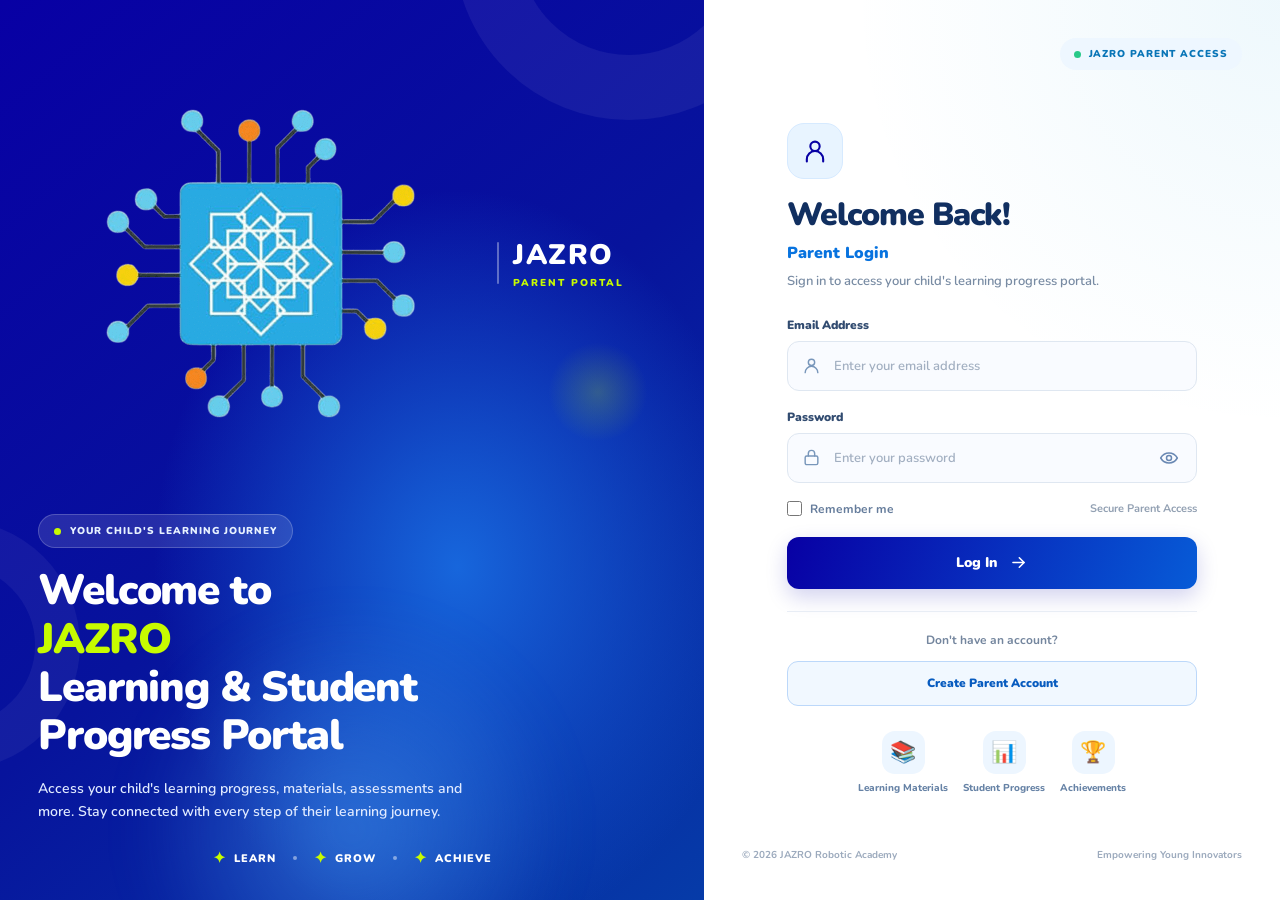
<file: Portal-Jazro/PARENT PORTAL/index.html>
<!DOCTYPE html>
<html lang="en">
<head>
  <meta charset="UTF-8">
  <meta name="viewport"
        content="width=device-width, initial-scale=1.0">

  <title>Parent Login | JAZRO Portal</title>

  <!-- Google Font -->
  <link rel="preconnect"
        href="https://fonts.googleapis.com">

  <link rel="preconnect"
        href="https://fonts.gstatic.com" crossorigin>

  <link
    href="https://fonts.googleapis.com/css2?family=Nunito:wght@400;500;600;700;800;900&display=swap"
    rel="stylesheet"
  >

  <!-- Page CSS -->
  <link rel="stylesheet" href="css/login.css">

  <!-- Login JavaScript -->
  <script src="js/login.js" defer></script>
</head>

<body>

  <main class="login-layout">

    <!-- LEFT WELCOME PANEL -->
    <section class="welcome-panel">

      <!-- JAZRO BRAND -->
      <div class="brand-area">

        <img
          src="assets/images/logo jazro 2.png"
          alt="JAZRO Logo"
          class="brand-logo"
        >

        <div class="brand-divider"></div>

        <div class="brand-name">
          <strong>JAZRO</strong>
          <span>PARENT PORTAL</span>
        </div>

      </div>


      <!-- WELCOME TEXT -->
      <div class="welcome-content">

        <div class="welcome-tag">
          <span class="tag-dot"></span>
          YOUR CHILD'S LEARNING JOURNEY
        </div>

        <h1>
          Welcome to
          <span>JAZRO</span>
          Learning & Student <br> 
          Progress Portal
        </h1>

        <p>
          Access your child's learning progress,
          materials, assessments and more.
          Stay connected with every step of
          their learning journey.
        </p>

      </div>


      <!-- ROBOT FAMILY ILLUSTRATION -->
      <div class="illustration-area">

        <div class="illustration-glow"></div>

        <img
          src="assets/images/family-robot.png"
          alt="Robot family learning together"
          class="family-robot"
        >

      </div>


      <!-- BOTTOM DECORATION -->
      <div class="welcome-bottom">

        <div class="welcome-highlight">
          <span class="highlight-icon">✦</span>
          <span>LEARN</span>
        </div>

        <span class="highlight-divider"></span>

        <div class="welcome-highlight">
          <span class="highlight-icon">✦</span>
          <span>GROW</span>
        </div>

        <span class="highlight-divider"></span>

        <div class="welcome-highlight">
          <span class="highlight-icon">✦</span>
          <span>ACHIEVE</span>
        </div>

      </div>

      <!-- DECORATIVE SHAPES -->
      <div class="decor-circle circle-one"></div>
      <div class="decor-circle circle-two"></div>
      <div class="decor-circle circle-three"></div>

    </section>


    <!-- RIGHT LOGIN PANEL -->
    <section class="form-panel">

      <!-- TOP LABEL -->
      <div class="form-top">

        <div class="form-top-label">
          <span class="online-dot"></span>
          JAZRO PARENT ACCESS
        </div>

      </div>


      <!-- FORM CONTENT -->
      <div class="form-container">

        <!-- SMALL WELCOME ICON -->
        <div class="form-header-icon">

          <svg
            viewBox="0 0 24 24"
            fill="none"
            stroke="currentColor"
            stroke-width="1.8"
            stroke-linecap="round"
            stroke-linejoin="round"
          >
            <circle cx="12" cy="8" r="4"></circle>
            <path d="M5 21v-2a7 7 0 0 1 14 0v2"></path>
          </svg>

        </div>


        <!-- TITLE -->
        <div class="form-heading">

          <h2>Welcome Back!</h2>

          <p class="heading-description">
            Parent Login
          </p>

          <p class="form-description">
            Sign in to access your child's
            learning progress portal.
          </p>

        </div>


        <!-- LOGIN FORM -->
        <form id="loginForm" novalidate>

          <!-- USERNAME -->
          <div class="form-group">

            <label for="username">
              Username
            </label>

            <div class="input-container">

              <svg
                class="input-icon"
                viewBox="0 0 24 24"
                fill="none"
                stroke="currentColor"
                stroke-width="1.8"
                stroke-linecap="round"
                stroke-linejoin="round"
              >
                <circle cx="12" cy="8" r="4"></circle>
                <path d="M4 21a8 8 0 0 1 16 0"></path>
              </svg>

              <input
                type="text"
                id="username"
                name="username"
                placeholder="Enter your username"
                autocomplete="username"
                required
              >

            </div>

          </div>


          <!-- PASSWORD -->
          <div class="form-group">

            <label for="password">
              Password
            </label>

            <div class="input-container">

              <svg
                class="input-icon"
                viewBox="0 0 24 24"
                fill="none"
                stroke="currentColor"
                stroke-width="1.8"
                stroke-linecap="round"
                stroke-linejoin="round"
              >
                <rect
                  x="4"
                  y="10"
                  width="16"
                  height="11"
                  rx="2"
                ></rect>

                <path d="M8 10V7a4 4 0 0 1 8 0v3"></path>
              </svg>

              <input
                type="password"
                id="password"
                name="password"
                placeholder="Enter your password"
                autocomplete="current-password"
                required
              >

              <!-- SHOW PASSWORD -->
              <button
                type="button"
                class="password-toggle"
                id="togglePassword"
                aria-label="Show password"
                aria-pressed="false"
              >

                <svg
                  viewBox="0 0 24 24"
                  fill="none"
                  stroke="currentColor"
                  stroke-width="1.8"
                  stroke-linecap="round"
                  stroke-linejoin="round"
                >
                  <path
                    d="M2 12s3.5-6 10-6 10 6 10 6-3.5 6-10 6S2 12 2 12Z"
                  ></path>

                  <circle cx="12" cy="12" r="3"></circle>

                </svg>

              </button>

            </div>

          </div>


          <!-- REMEMBER ME -->
          <div class="form-options">

            <label class="remember-label">

              <input
                type="checkbox"
                id="rememberMe"
              >

              <span>Remember me</span>

            </label>

            <span class="secure-label">
              Secure Parent Access
            </span>

          </div>


          <!-- ERROR MESSAGE -->
          <p
            id="formMessage"
            class="form-message"
            role="status"
            aria-live="polite"
          ></p>


          <!-- LOGIN BUTTON -->
          <button
            type="submit"
            class="login-button"
          >

            <span>Log In</span>

            <svg
              viewBox="0 0 24 24"
              fill="none"
              stroke="currentColor"
              stroke-width="2"
              stroke-linecap="round"
              stroke-linejoin="round"
            >
              <path d="M5 12h14"></path>
              <path d="m13 6 6 6-6 6"></path>
            </svg>

          </button>

        </form>


        <!-- SIGN UP SECTION -->
        <div class="signup-section">

          <p>
            Don't have an account?
            <a href="signup.html"> 
            </a>
          </p>

          <a
            href="signup.html"
            class="signup-button"
          >
            Create Parent Account
          </a>

        </div>


        <!-- LEARNING FEATURES -->
        <div class="form-features">

          <div class="feature">

            <span class="feature-symbol">📚</span>

            <span>Learning Materials</span>

          </div>

          <div class="feature">

            <span class="feature-symbol">📊</span>

            <span>Student Progress</span>

          </div>

          <div class="feature">

            <span class="feature-symbol">🏆</span>

            <span>Achievements</span>

          </div>

        </div>

      </div>


      <!-- FORM FOOTER -->
      <div class="form-footer">

        <p>
          © <span id="currentYear"></span>
          JAZRO Robotic Academy
        </p>

        <span>Empowering Young Innovators</span>

      </div>

    </section>

  </main>

</body>
</html>
</file>
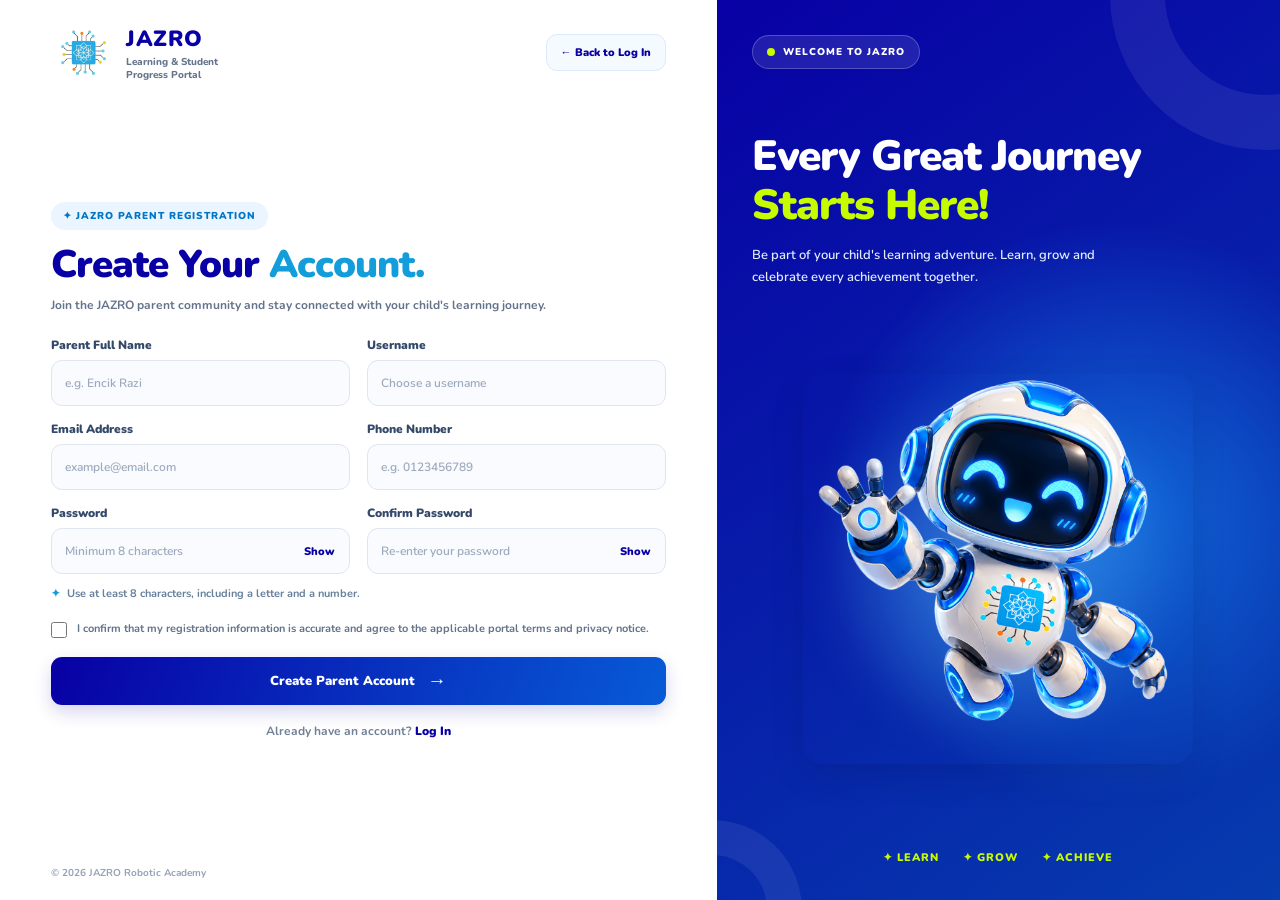
<file: Portal-Jazro/PARENT PORTAL/signup.html>
<!DOCTYPE html>
<html lang="en">
<head>
  <meta charset="UTF-8">
  <meta name="viewport"
        content="width=device-width, initial-scale=1.0">

  <title>Parent Sign Up | JAZRO Portal</title>

  <link rel="preconnect"
        href="https://fonts.googleapis.com">
  <link rel="preconnect"
        href="https://fonts.gstatic.com" crossorigin>
  <link href="https://fonts.googleapis.com/css2?family=Nunito:wght@400;500;600;700;800;900&display=swap"
        rel="stylesheet">

  <link rel="stylesheet" href="css/signup.css">
  <script src="js/signup.js" defer></script>
</head>

<body>

  <main class="signup-layout">

    <!-- LEFT: REGISTRATION FORM -->
    <section class="form-panel">

      <header class="signup-header">

        <a href="index.html" class="brand-link">
          <img
            src="assets/images/logo jazro 2.png"
            alt="JAZRO Logo"
            class="brand-logo"
          >
          <span class="brand-text">
            <strong>JAZRO</strong>
            <small>Learning & Student<br>Progress Portal</small>
          </span>
        </a>

        <a href="index.html" class="back-login">
          ← Back to Log In
        </a>

      </header>

      <div class="form-content">

        <div class="form-heading">
          <span class="eyebrow">
            ✦ JAZRO PARENT REGISTRATION
          </span>

          <h1>Create Your <span>Account.</span></h1>

          <p>
            Join the JAZRO parent community and stay
            connected with your child's learning journey.
          </p>
        </div>


        <!-- SIGNUP FORM -->
        <form id="signupForm" novalidate>

          <div class="fields-grid">

            <!-- FULL NAME -->
            <div class="field">
              <label for="fullName">Parent Full Name</label>
              <input
                id="fullName"
                name="fullName"
                type="text"
                placeholder="e.g. Encik Razi"
                autocomplete="name"
                maxlength="100"
                required
              >
            </div>

            <!-- USERNAME -->
            <div class="field">
              <label for="username">Username</label>
              <input
                id="username"
                name="username"
                type="text"
                placeholder="Choose a username"
                autocomplete="username"
                minlength="3"
                maxlength="24"
                required
              >
            </div>

            <!-- EMAIL -->
            <div class="field">
              <label for="email">Email Address</label>
              <input
                id="email"
                name="email"
                type="email"
                placeholder="example@email.com"
                autocomplete="email"
                required
              >
            </div>

            <!-- PHONE -->
            <div class="field">
              <label for="phone">Phone Number</label>
              <input
                id="phone"
                name="phone"
                type="tel"
                placeholder="e.g. 0123456789"
                autocomplete="tel"
                inputmode="tel"
                required
              >
            </div>

            <!-- PASSWORD -->
            <div class="field">
              <label for="password">Password</label>

              <div class="password-wrap">
                <input
                  id="password"
                  name="password"
                  type="password"
                  placeholder="Minimum 8 characters"
                  autocomplete="new-password"
                  minlength="8"
                  required
                >

                <button
                  type="button"
                  class="password-toggle"
                  data-target="password"
                  aria-label="Show password"
                  aria-pressed="false"
                >Show</button>
              </div>
            </div>

            <!-- CONFIRM PASSWORD -->
            <div class="field">
              <label for="confirmPassword">
                Confirm Password
              </label>

              <div class="password-wrap">
                <input
                  id="confirmPassword"
                  name="confirmPassword"
                  type="password"
                  placeholder="Re-enter your password"
                  autocomplete="new-password"
                  required
                >

                <button
                  type="button"
                  class="password-toggle"
                  data-target="confirmPassword"
                  aria-label="Show password"
                  aria-pressed="false"
                >Show</button>
              </div>
            </div>

          </div>

          <!-- PASSWORD HINT -->
          <p class="password-hint">
            <span>✦</span>
            Use at least 8 characters, including a letter
            and a number.
          </p>

          <!-- AGREEMENT -->
          <label class="agreement">
            <input type="checkbox" id="agreement" required>
            <span>
              I confirm that my registration information
              is accurate and agree to the applicable
              portal terms and privacy notice.
            </span>
          </label>

          <!-- VALIDATION MESSAGE -->
          <p
            class="form-message"
            id="formMessage"
            role="status"
            aria-live="polite"
          ></p>

          <!-- SUBMIT -->
          <button type="submit" class="submit-btn">
            Create Parent Account
            <span aria-hidden="true">→</span>
          </button>

        </form>

        <p class="login-prompt">
          Already have an account?
          <a href="index.html">Log In</a>
        </p>

      </div>

      <footer class="form-footer">
        © <span id="currentYear"></span>
        JAZRO Robotic Academy
      </footer>

    </section>


    <!-- RIGHT: ROBOT PANEL -->
    <section class="illustration-panel">

      <div class="illustration-top">
        <span class="mini-label">
          <span class="mini-dot"></span>
          WELCOME TO JAZRO
        </span>
      </div>

      <div class="illustration-copy">
        <h2>
          Every Great Journey
          <span>Starts Here!</span>
        </h2>

        <p>
          Be part of your child's learning adventure.
          Learn, grow and celebrate every achievement
          together.
        </p>
      </div>

      <div class="robot-area">
        <div class="robot-glow"></div>

        <img
          src="assets/images/wavin-robot.png"
          alt="Friendly robot waving"
          class="waving-robot"
        >
      </div>

      <div class="illustration-bottom">
        <span>✦ LEARN</span>
        <span>✦ GROW</span>
        <span>✦ ACHIEVE</span>
      </div>

      <div class="decor-circle decor-one"></div>
      <div class="decor-circle decor-two"></div>

    </section>

  </main>

</body>
</html>
</file>
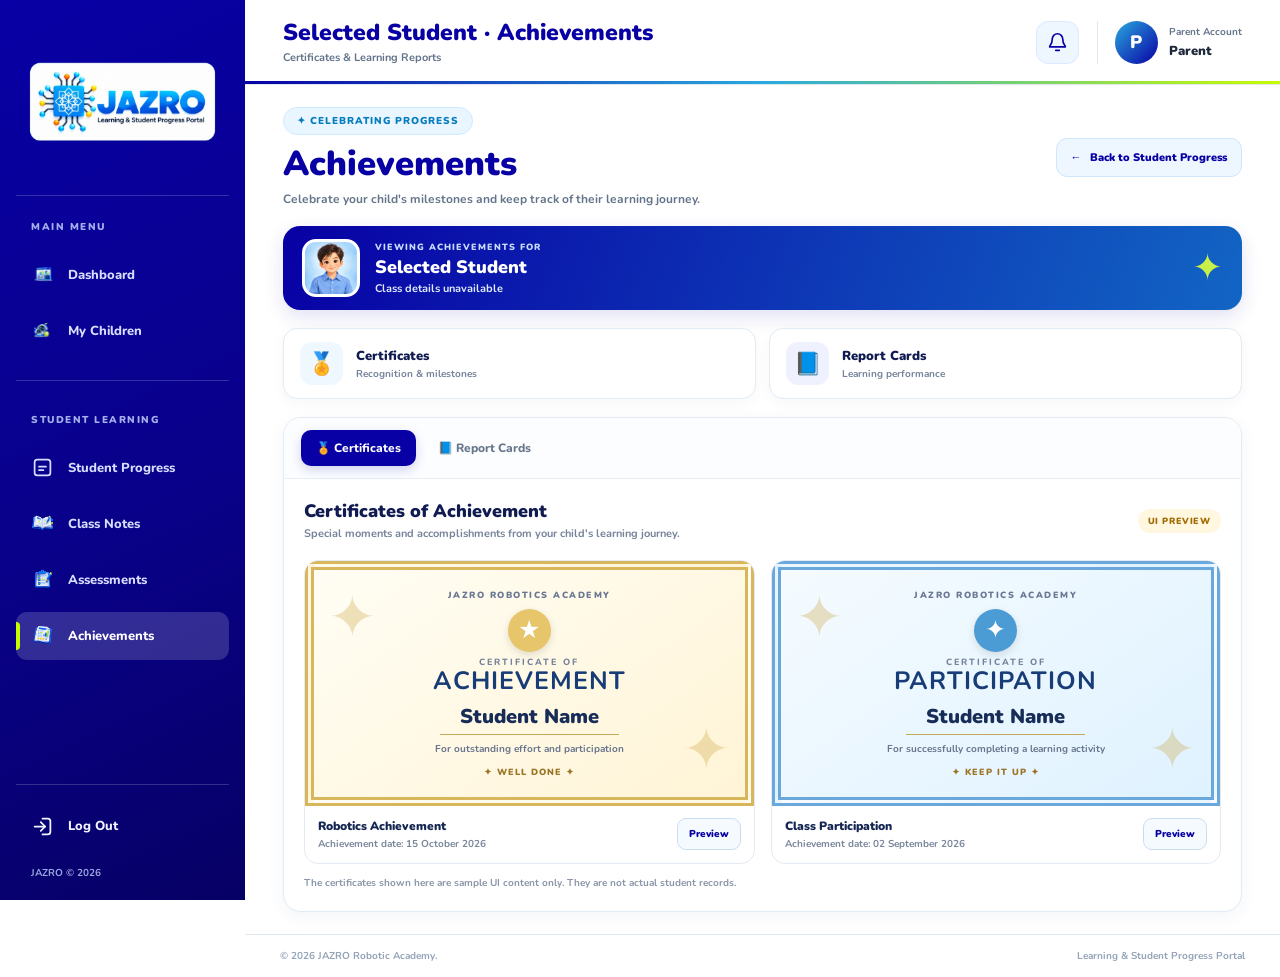
<file: Portal-Jazro/PARENT PORTAL/pages/achievements.html>
<!DOCTYPE html>
<html lang="en">
<head>
  <meta charset="UTF-8">
  <meta name="viewport" content="width=device-width, initial-scale=1.0">
  <title>Achievements | JAZRO Parent Portal</title>
  <link rel="preconnect" href="https://fonts.googleapis.com">
  <link rel="preconnect" href="https://fonts.gstatic.com" crossorigin>
  <link href="https://fonts.googleapis.com/css2?family=Nunito:wght@400;500;600;700;800;900&display=swap" rel="stylesheet">
  <link rel="stylesheet" href="../css/global.css">
  <link rel="stylesheet" href="../css/achievements.css">
  <script src="../js/achievements.js" defer></script>
</head>
<body>
<div class="app-layout">
  <aside class="sidebar" id="sidebar">
    <div class="sidebar-brand"><img src="../assets/images/logo jazro 1.png" alt="JAZRO Learning & Student Progress Portal" class="sidebar-logo"></div>
    <div class="sidebar-divider"></div>
    <nav class="sidebar-nav" aria-label="Main navigation">
      <span class="nav-section-label">MAIN MENU</span>
      <a href="dashboard.php" class="nav-item"><span class="nav-icon"><img src="../assets/icons/dashboard-icon.png" alt=""></span><span>Dashboard</span></a>
      <a href="my-children.html" class="nav-item"><span class="nav-icon"><img src="../assets/icons/mychildren-icon.png" alt=""></span><span>My Children</span></a>
      <div class="sidebar-divider"></div>
      <span class="nav-section-label">STUDENT LEARNING</span>
      <a href="child-dashboard.html" class="nav-item"><span class="nav-icon"><svg viewBox="0 0 24 24" fill="none" stroke="currentColor" stroke-width="2" stroke-linecap="round" stroke-linejoin="round"><rect x="3" y="3" width="18" height="18" rx="3"></rect><path d="M8 11h8M8 15h5"></path></svg></span><span>Student Progress</span></a>
      <button type="button" class="nav-item module-nav" data-go="class-notes.html"><span class="nav-icon"><img src="../assets/icons/classnotes-icon.png" alt=""></span><span>Class Notes</span></button>
      <button type="button" class="nav-item module-nav" data-go="assessments.html"><span class="nav-icon"><img src="../assets/icons/assessments-icon.png" alt=""></span><span>Assessments</span></button>
      <a href="achievements.html" class="nav-item active" aria-current="page"><span class="nav-icon"><img src="../assets/icons/reportcard-icon.png" alt=""></span><span>Achievements</span></a>
      <button type="button" class="nav-item module-nav" id="recordingSidebar" data-go="#" hidden><span class="nav-icon"><img src="../assets/icons/onlinerecordings-icon.png" alt=""></span><span>Online Recordings</span></button>
    </nav>
    <div class="sidebar-bottom">
      <div class="sidebar-divider"></div>
      <button type="button" class="nav-item logout-item" id="sidebarLogout"><span class="nav-icon"><svg viewBox="0 0 24 24" fill="none" stroke="currentColor" stroke-width="2" stroke-linecap="round" stroke-linejoin="round"><path d="M10 17l5-5-5-5"></path><path d="M15 12H3"></path><path d="M12 3h6a3 3 0 0 1 3 3v12a3 3 0 0 1-3 3h-6"></path></svg></span><span>Log Out</span></button>
      <p class="sidebar-footer">JAZRO © <span id="sidebarYear"></span></p>
    </div>
  </aside>

  <div class="app-main">
    <header class="top-header">
      <div class="header-left">
        <button type="button" class="mobile-menu-btn" id="menuToggle" aria-label="Open navigation" aria-expanded="false" aria-controls="sidebar"><svg viewBox="0 0 24 24" fill="none" stroke="currentColor" stroke-width="2" stroke-linecap="round"><path d="M4 6h16M4 12h16M4 18h16"></path></svg></button>
        <div class="header-page-title"><h1 id="headerStudentTitle">Achievements</h1><span>Certificates & Learning Reports</span></div>
      </div>
      <div class="header-right">
        <div class="notification-wrapper">
          <button type="button" class="notification-btn" id="notificationBtn" aria-label="Notifications" aria-expanded="false" aria-controls="notificationPanel"><svg viewBox="0 0 24 24" fill="none" stroke="currentColor" stroke-width="1.9" stroke-linecap="round" stroke-linejoin="round"><path d="M18 8a6 6 0 0 0-12 0c0 7-3 7-3 9h18c0-2-3-2-3-9"></path><path d="M10 21h4"></path></svg></button>
          <div class="notification-panel" id="notificationPanel" hidden><div class="notification-heading"><strong>Notifications</strong></div><div class="notification-empty"><span>🔔</span><p>No notifications yet.</p><small>Your updates will appear here.</small></div></div>
        </div>
        <div class="header-profile"><div class="profile-avatar">P</div><div class="profile-info"><span>Parent Account</span><strong>Parent</strong></div></div>
      </div>
    </header>

    <main class="achievements-content">
      <section class="page-heading">
        <div>
          <div class="page-badge">✦ CELEBRATING PROGRESS</div>
          <h2>Achievements</h2>
          <p>Celebrate your child's milestones and keep track of their learning journey.</p>
        </div>
        <a href="child-dashboard.html" class="back-button"><span aria-hidden="true">←</span> Back to Student Progress</a>
      </section>

      <section class="student-mini-card">
        <div class="mini-avatar"><img id="studentPhoto" src="../assets/images/pfp-boy.png" alt="Student profile"></div>
        <div class="mini-info"><span>VIEWING ACHIEVEMENTS FOR</span><h3 id="studentName">Selected Student</h3><p id="studentClass">Class details will appear here</p></div>
        <span class="mini-star" aria-hidden="true">✦</span>
      </section>

      <section class="achievement-overview">
        <div class="overview-item"><span class="overview-icon certificate-icon">🏅</span><div><strong>Certificates</strong><small>Recognition & milestones</small></div></div>
        <div class="overview-item"><span class="overview-icon report-icon">📘</span><div><strong>Report Cards</strong><small>Learning performance</small></div></div>
      </section>

      <section class="achievement-panel">
        <div class="tabs" role="tablist" aria-label="Achievement categories">
          <button class="tab-button active" id="certificatesTab" type="button" role="tab" aria-selected="true" aria-controls="certificatesPanel">🏅 Certificates</button>
          <button class="tab-button" id="reportsTab" type="button" role="tab" aria-selected="false" aria-controls="reportsPanel">📘 Report Cards</button>
        </div>

        <div class="tab-panel" id="certificatesPanel" role="tabpanel" aria-labelledby="certificatesTab">
          <div class="panel-heading"><div><h3>Certificates of Achievement</h3><p>Special moments and accomplishments from your child's learning journey.</p></div><span class="sample-label">UI PREVIEW</span></div>
          <div class="certificate-grid" id="certificateGrid">
            <article class="certificate-card">
              <div class="certificate-art">
                <span class="cert-topline">JAZRO ROBOTICS ACADEMY</span><div class="cert-medal">★</div><span class="cert-small">CERTIFICATE OF</span><strong>ACHIEVEMENT</strong><span class="cert-recipient">Student Name</span><span class="cert-description">For outstanding effort and participation</span><span class="cert-ribbon">✦ WELL DONE ✦</span>
              </div>
              <div class="certificate-details"><div><h4>Robotics Achievement</h4><p>Achievement date: 15 October 2026</p></div><button type="button" class="outline-button preview-certificate">Preview</button></div>
            </article>
            <article class="certificate-card">
              <div class="certificate-art certificate-art-blue">
                <span class="cert-topline">JAZRO ROBOTICS ACADEMY</span><div class="cert-medal">✦</div><span class="cert-small">CERTIFICATE OF</span><strong>PARTICIPATION</strong><span class="cert-recipient">Student Name</span><span class="cert-description">For successfully completing a learning activity</span><span class="cert-ribbon">✦ KEEP IT UP ✦</span>
              </div>
              <div class="certificate-details"><div><h4>Class Participation</h4><p>Achievement date: 02 September 2026</p></div><button type="button" class="outline-button preview-certificate">Preview</button></div>
            </article>
          </div>
          <p class="preview-note">The certificates shown here are sample UI content only. They are not actual student records.</p>
        </div>

        <div class="tab-panel" id="reportsPanel" role="tabpanel" aria-labelledby="reportsTab" hidden>
          <div class="panel-heading report-heading"><div><h3>Student Report Card</h3><p>A summary of your child's performance and tutor feedback.</p></div><label class="term-select-wrap" for="termSelect">Select term<select id="termSelect"><option value="term3">Term 3 · 2026</option><option value="term2">Term 2 · 2026</option><option value="term1">Term 1 · 2026</option></select></label></div>

          <div class="report-summary">
            <div class="report-student"><span>STUDENT</span><strong id="reportStudentName">Student Name</strong><small id="reportStudentClass">Class details</small></div>
            <div class="overall-score"><span>OVERALL PERFORMANCE</span><strong id="overallScore">88%</strong><small id="overallGrade">Excellent progress</small></div>
          </div>

          <div class="report-section-title"><h4>Learning Performance</h4><span id="reportTermLabel">Term 3 · 2026</span></div>
          <div class="performance-table-wrap">
            <table class="performance-table">
              <thead><tr><th>Learning Area</th><th>Score</th><th>Performance</th></tr></thead>
              <tbody id="performanceRows">
                <tr><td>Robotics Knowledge</td><td>90%</td><td><span class="performance-pill excellent">Excellent</span></td></tr>
                <tr><td>Coding Skills</td><td>85%</td><td><span class="performance-pill good">Very Good</span></td></tr>
                <tr><td>Problem Solving</td><td>88%</td><td><span class="performance-pill excellent">Excellent</span></td></tr>
              </tbody>
            </table>
          </div>

          <div class="tutor-remark"><div class="remark-icon">💬</div><div><span>TUTOR'S REMARKS</span><p id="tutorRemark">You have shown good understanding of the topics covered this term. Keep practising your coding skills and continue asking questions. Well done!</p></div></div>
          <div class="report-actions"><p class="preview-note">This report card is sample UI content for layout review only.</p><button type="button" class="primary-button" id="printReport">Print / Save as PDF <span>↗</span></button></div>
        </div>
      </section>
    </main>
    <footer class="app-footer"><p>© <span id="currentYear"></span> JAZRO Robotic Academy.</p><span>Learning & Student Progress Portal</span></footer>
  </div>
</div>

<button type="button" class="sidebar-backdrop" id="sidebarBackdrop" aria-label="Close navigation" hidden></button>

<div class="modal-backdrop" id="certificateModal" hidden>
  <div class="certificate-modal" role="dialog" aria-modal="true" aria-labelledby="modalTitle">
    <button type="button" class="modal-close" id="closeCertificateModal" aria-label="Close preview">×</button>
    <div class="certificate-art modal-certificate-art">
      <span class="cert-topline">JAZRO ROBOTICS ACADEMY</span><div class="cert-medal">★</div><span class="cert-small">CERTIFICATE OF</span><strong id="modalTitle">ACHIEVEMENT</strong><span class="cert-recipient" id="modalStudentName">Student Name</span><span class="cert-description">For outstanding effort and participation</span><span class="cert-ribbon">✦ WELL DONE ✦</span>
    </div>
    <p class="modal-caption">Sample certificate preview</p>
    <button type="button" class="primary-button" id="printCertificate">Print / Save as PDF <span>↗</span></button>
  </div>
</div>
</body>
</html>
</file>
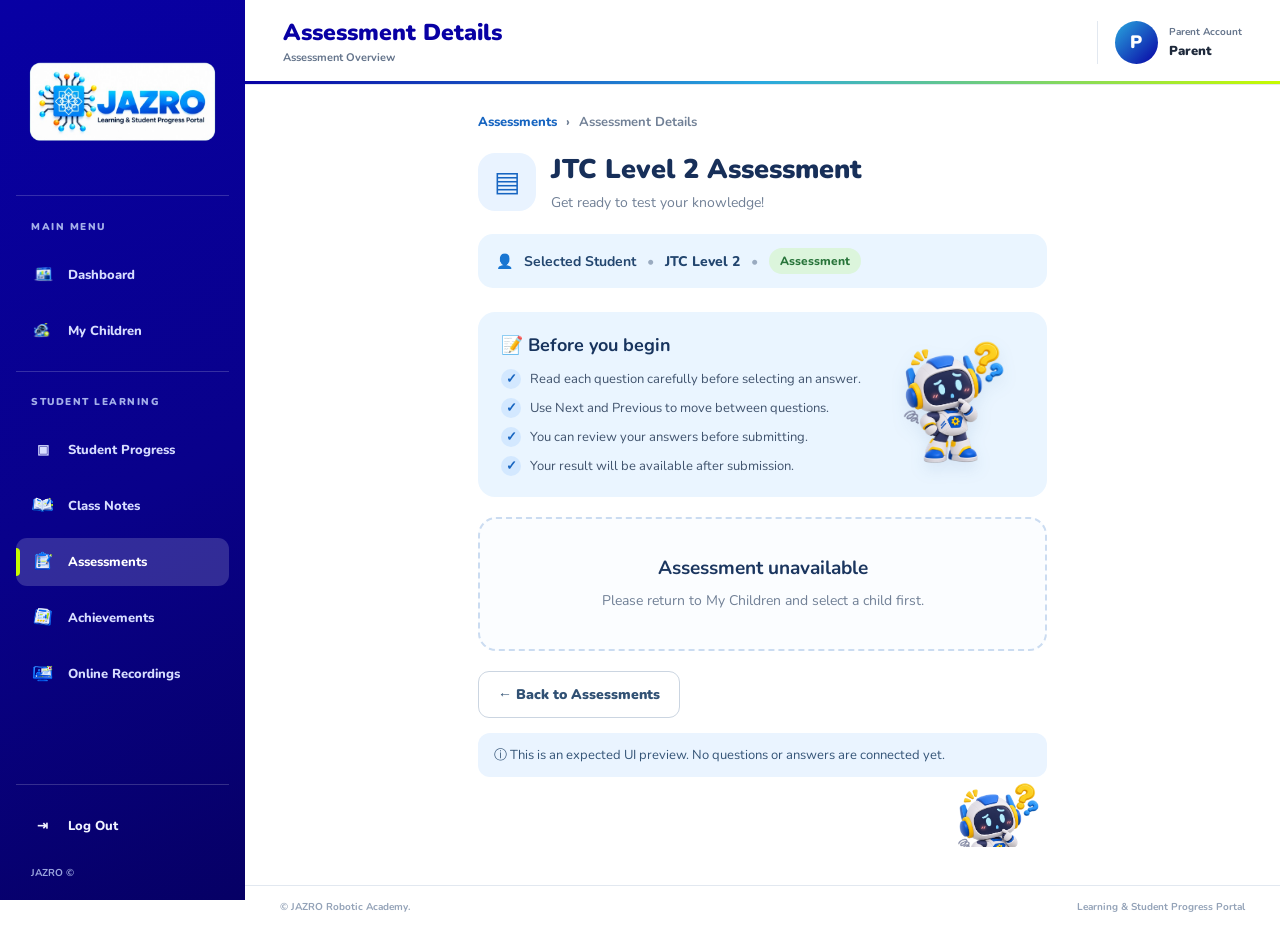
<file: Portal-Jazro/PARENT PORTAL/pages/assessment-details.html>
<!DOCTYPE html>
<html lang="en"><head><meta charset="UTF-8"><meta name="viewport" content="width=device-width,initial-scale=1.0">
<title>Assessment Details | JAZRO Parent Portal</title>
<link rel="preconnect" href="https://fonts.googleapis.com"><link rel="preconnect" href="https://fonts.gstatic.com" crossorigin>
<link href="https://fonts.googleapis.com/css2?family=Nunito:wght@400;500;600;700;800;900&display=swap" rel="stylesheet">
<link rel="stylesheet" href="../css/global.css"><link rel="stylesheet" href="../css/child-dashboard.css"><link rel="stylesheet" href="../css/assessment.css">
<script src="../js/assessment-details.js" defer></script></head><body><div class="app-layout">
<aside class="sidebar" id="sidebar"><div class="sidebar-brand"><img src="../assets/images/logo jazro 1.png" alt="JAZRO Learning & Student Progress Portal" class="sidebar-logo"></div>
<div class="sidebar-divider"></div><nav class="sidebar-nav" aria-label="Main navigation"><span class="nav-section-label">MAIN MENU</span>
<a href="dashboard.php" class="nav-item"><span class="nav-icon"><img src="../assets/icons/dashboard-icon.png" alt=""></span><span>Dashboard</span></a>
<a href="my-children.html" class="nav-item"><span class="nav-icon"><img src="../assets/icons/mychildren-icon.png" alt=""></span><span>My Children</span></a>
<div class="sidebar-divider"></div><span class="nav-section-label">STUDENT LEARNING</span>
<a href="child-dashboard.html" class="nav-item"><span class="nav-icon">▣</span><span>Student Progress</span></a>
<a href="class-notes.html" class="nav-item"><span class="nav-icon"><img src="../assets/icons/classnotes-icon.png" alt=""></span><span>Class Notes</span></a>
<a href="assessments.html" class="nav-item active" aria-current="page"><span class="nav-icon"><img src="../assets/icons/assessments-icon.png" alt=""></span><span>Assessments</span></a>
<a href="achievements.html" class="nav-item"><span class="nav-icon"><img src="../assets/icons/reportcard-icon.png" alt=""></span><span>Achievements</span></a>
<button type="button" class="nav-item" onclick="alert('Online Recordings page is coming soon.')"><span class="nav-icon"><img src="../assets/icons/onlinerecordings-icon.png" alt=""></span><span>Online Recordings</span></button></nav>
<div class="sidebar-bottom"><div class="sidebar-divider"></div><button type="button" class="nav-item logout-item" id="sidebarLogout"><span class="nav-icon">⇥</span><span>Log Out</span></button><p class="sidebar-footer">JAZRO © <span id="sidebarYear"></span></p></div></aside>
<div class="app-main"><header class="top-header"><div class="header-left"><button type="button" class="mobile-menu-btn" id="menuToggle" aria-label="Open navigation" aria-expanded="false" aria-controls="sidebar">☰</button>
<div class="header-page-title"><h1>Assessment Details</h1><span>Assessment Overview</span></div></div><div class="header-right"><div class="header-profile"><div class="profile-avatar">P</div><div class="profile-info"><span>Parent Account</span><strong>Parent</strong></div></div></div></header>
<main class="assessment-content"><div class="assessment-breadcrumb"><a href="assessments.html">Assessments</a><span>›</span><strong>Assessment Details</strong></div>
<section class="assessment-heading"><div class="assessment-heading-icon">▤</div><div><h2 id="detailTitle">JTC Level 2 Assessment</h2><p>Get ready to test your knowledge!</p></div></section>
<div class="assessment-student-strip"><span>👤</span><strong id="detailStudentName">Selected Student</strong><span class="dot">•</span><span id="detailStudentClass">JTC Level 2</span><span class="dot">•</span><span class="type">Assessment</span></div>
<section class="assessment-instructions"><div><h3>📝 Before you begin</h3><ul>
<li>Read each question carefully before selecting an answer.</li><li>Use Next and Previous to move between questions.</li>
<li>You can review your answers before submitting.</li><li>Your result will be available after submission.</li></ul></div>
<img class="assessment-instruction-art" src="../assets/images/robotblur.png" alt="JAZRO robot illustration"></section>
<section class="question-placeholder"><div class="question-placeholder-icon">📚</div><h3>Assessment Questions Coming Soon!</h3>
<p>The assessment questions are currently being prepared by the JAZRO team. Once they are added by the administrator, your child will be able to answer each question here, one at a time.</p><small>Questions have not been published yet</small></section>
<div class="assessment-actions"><a href="assessments.html" class="assessment-secondary-btn">← Back to Assessments</a>
<button type="button" class="assessment-primary-btn" disabled title="Questions have not been published yet">Start Answering (Coming Soon)</button></div>
<div class="assessment-note">ⓘ This is an expected UI preview. No questions or answers are connected yet.</div>
<div class="assessment-bottom-art"><img src="../assets/images/robotblur.png" alt=""></div></main><footer class="app-footer"><p>© <span id="currentYear"></span> JAZRO Robotic Academy.</p><span>Learning &amp; Student Progress Portal</span></footer></div></div>
<button type="button" class="sidebar-backdrop" id="sidebarBackdrop" aria-label="Close navigation" hidden></button></body></html>
</file>
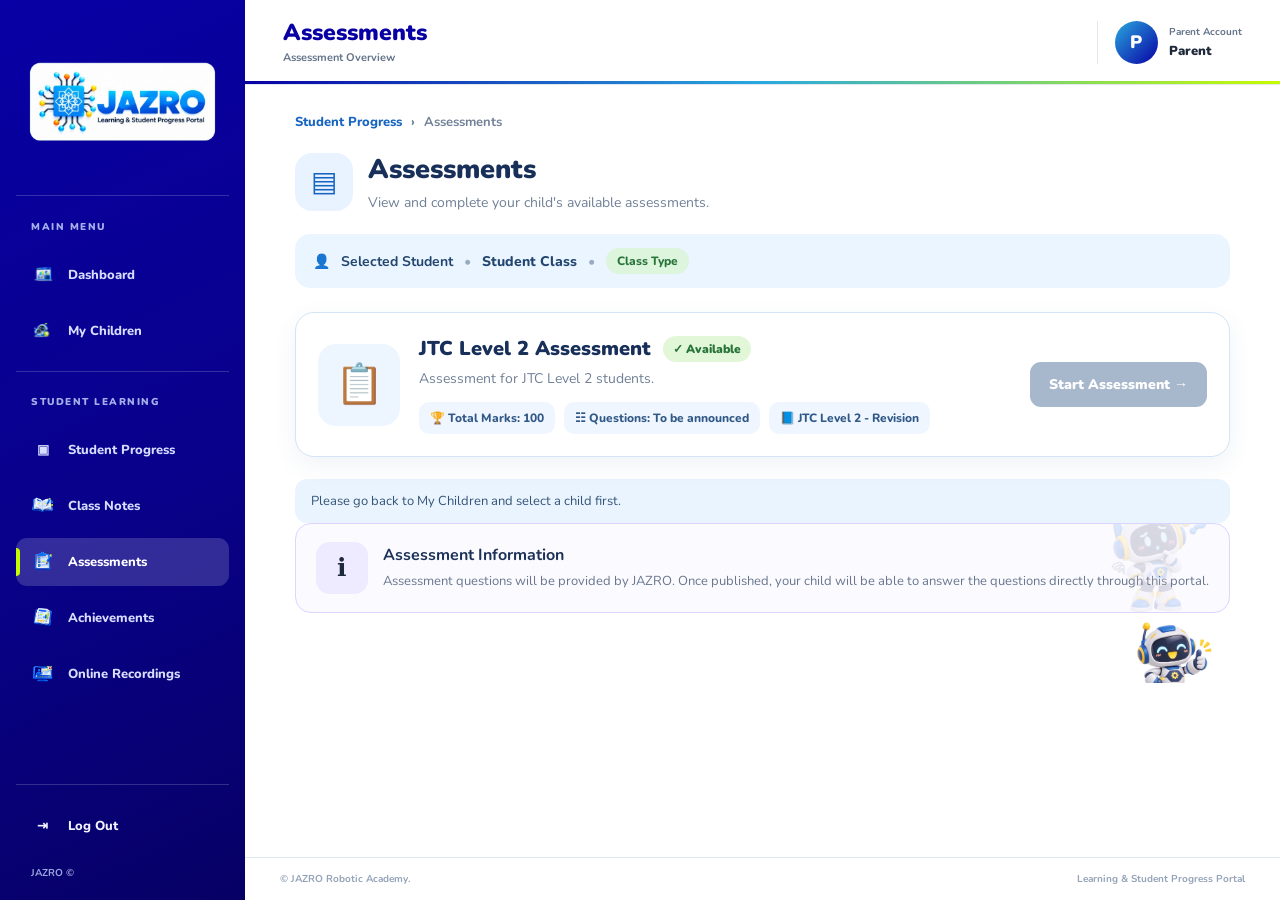
<file: Portal-Jazro/PARENT PORTAL/pages/assessments.html>
<!DOCTYPE html>
<html lang="en"><head><meta charset="UTF-8"><meta name="viewport" content="width=device-width,initial-scale=1.0">
<title>Assessments | JAZRO Parent Portal</title>
<link rel="preconnect" href="https://fonts.googleapis.com"><link rel="preconnect" href="https://fonts.gstatic.com" crossorigin>
<link href="https://fonts.googleapis.com/css2?family=Nunito:wght@400;500;600;700;800;900&display=swap" rel="stylesheet">
<link rel="stylesheet" href="../css/global.css"><link rel="stylesheet" href="../css/child-dashboard.css"><link rel="stylesheet" href="../css/assessment.css">
<script src="../js/assessments.js" defer></script></head><body><div class="app-layout">
<aside class="sidebar" id="sidebar"><div class="sidebar-brand"><img src="../assets/images/logo jazro 1.png" alt="JAZRO Learning & Student Progress Portal" class="sidebar-logo"></div>
<div class="sidebar-divider"></div><nav class="sidebar-nav" aria-label="Main navigation"><span class="nav-section-label">MAIN MENU</span>
<a href="dashboard.php" class="nav-item"><span class="nav-icon"><img src="../assets/icons/dashboard-icon.png" alt=""></span><span>Dashboard</span></a>
<a href="my-children.html" class="nav-item"><span class="nav-icon"><img src="../assets/icons/mychildren-icon.png" alt=""></span><span>My Children</span></a>
<div class="sidebar-divider"></div><span class="nav-section-label">STUDENT LEARNING</span>
<a href="child-dashboard.html" class="nav-item"><span class="nav-icon">▣</span><span>Student Progress</span></a>
<a href="class-notes.html" class="nav-item"><span class="nav-icon"><img src="../assets/icons/classnotes-icon.png" alt=""></span><span>Class Notes</span></a>
<a href="assessments.html" class="nav-item active" aria-current="page"><span class="nav-icon"><img src="../assets/icons/assessments-icon.png" alt=""></span><span>Assessments</span></a>
<a href="achievements.html" class="nav-item"><span class="nav-icon"><img src="../assets/icons/reportcard-icon.png" alt=""></span><span>Achievements</span></a>
<button type="button" class="nav-item" onclick="alert('Online Recordings page is coming soon.')"><span class="nav-icon"><img src="../assets/icons/onlinerecordings-icon.png" alt=""></span><span>Online Recordings</span></button></nav>
<div class="sidebar-bottom"><div class="sidebar-divider"></div><button type="button" class="nav-item logout-item" id="sidebarLogout"><span class="nav-icon">⇥</span><span>Log Out</span></button><p class="sidebar-footer">JAZRO © <span id="sidebarYear"></span></p></div></aside>
<div class="app-main"><header class="top-header"><div class="header-left"><button type="button" class="mobile-menu-btn" id="menuToggle" aria-label="Open navigation" aria-expanded="false" aria-controls="sidebar">☰</button>
<div class="header-page-title"><h1>Assessments</h1><span>Assessment Overview</span></div></div><div class="header-right"><div class="header-profile"><div class="profile-avatar">P</div><div class="profile-info"><span>Parent Account</span><strong>Parent</strong></div></div></div></header>
<main class="assessment-content"><div class="assessment-breadcrumb"><a href="child-dashboard.html">Student Progress</a><span>›</span><strong>Assessments</strong></div>
<section class="assessment-heading"><div class="assessment-heading-icon">▤</div><div><h2>Assessments</h2><p>View and complete your child's available assessments.</p></div></section>
<div class="assessment-student-strip"><span>👤</span><strong id="assessmentStudentName">Selected Student</strong><span class="dot">•</span><span id="assessmentStudentClass">Student Class</span><span class="dot">•</span><span class="type" id="assessmentClassType">Class Type</span></div>
<section class="assessment-card"><div class="assessment-card-icon">📋</div><div class="assessment-card-main">
<div class="assessment-card-top"><h3 id="assessmentTitle">JTC Level 2 Assessment</h3><span class="status-available">✓ Available</span></div>
<p id="assessmentDescription">Assessment for JTC Level 2 students.</p>
<div class="assessment-meta"><span>🏆 Total Marks: 100</span><span>☷ Questions: To be announced</span><span>📘 JTC Level 2 - Revision</span></div></div>
<button type="button" class="assessment-primary-btn" id="startAssessmentBtn">Start Assessment →</button></section>
<section class="assessment-info-panel"><div class="assessment-info-icon">ℹ</div><div><h3>Assessment Information</h3><p>Assessment questions will be provided by JAZRO. Once published, your child will be able to answer the questions directly through this portal.</p></div>
<div class="assessment-decoration"><img src="../assets/images/robotblur.png" alt=""></div></section>
<div class="assessment-bottom-art"><img src="../assets/images/robotthumb.png" alt=""></div></main><footer class="app-footer"><p>© <span id="currentYear"></span> JAZRO Robotic Academy.</p><span>Learning &amp; Student Progress Portal</span></footer></div></div>
<button type="button" class="sidebar-backdrop" id="sidebarBackdrop" aria-label="Close navigation" hidden></button></body></html>
</file>
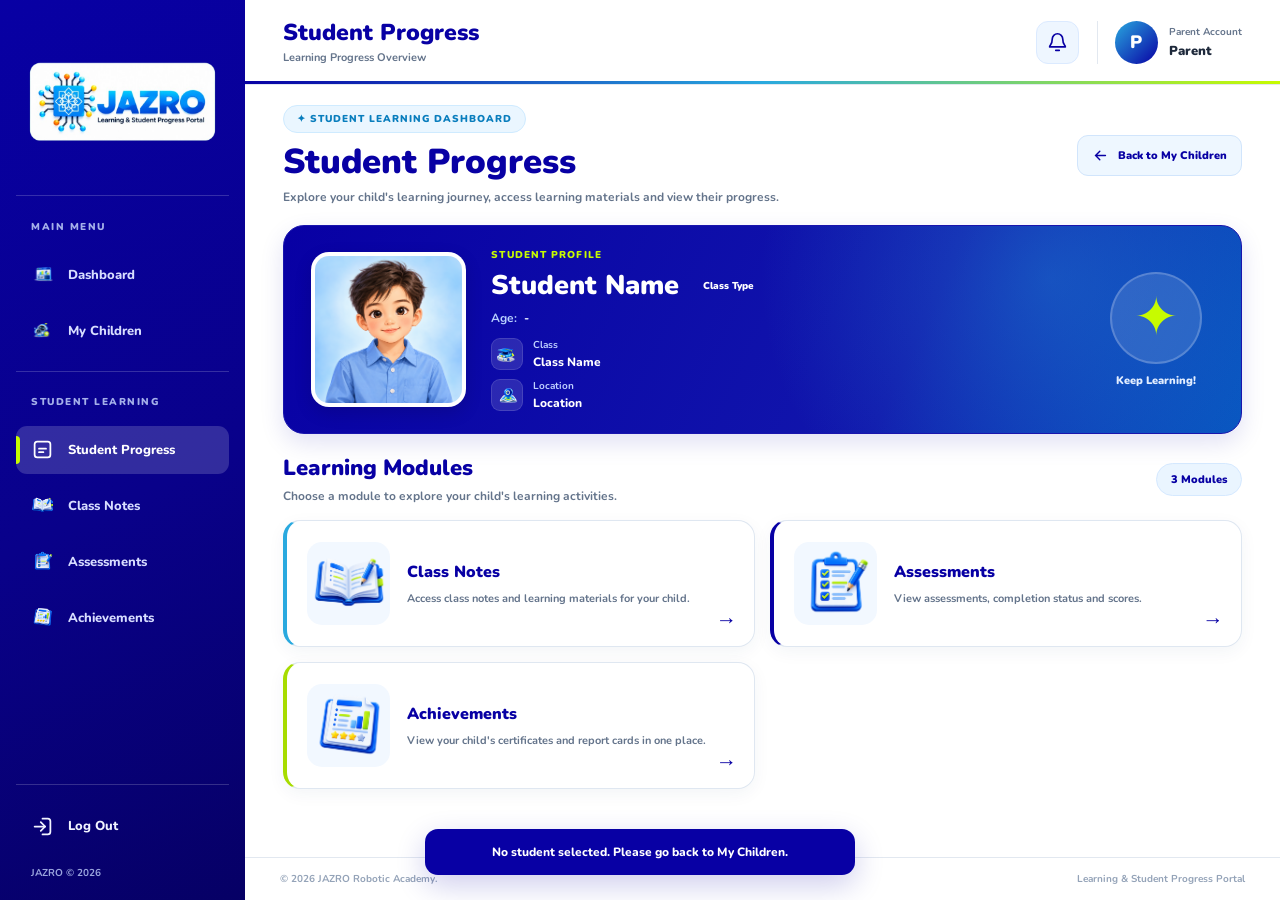
<file: Portal-Jazro/PARENT PORTAL/pages/child-dashboard.html>
<!DOCTYPE html>
<html lang="en">
<head>
  <meta charset="UTF-8">
  <meta name="viewport" content="width=device-width, initial-scale=1.0">
  <title>Student Progress | JAZRO Parent Portal</title>
  <link rel="preconnect" href="https://fonts.googleapis.com">
  <link rel="preconnect" href="https://fonts.gstatic.com" crossorigin>
  <link href="https://fonts.googleapis.com/css2?family=Nunito:wght@400;500;600;700;800;900&display=swap" rel="stylesheet">
  <link rel="stylesheet" href="../css/global.css">
  <link rel="stylesheet" href="../css/child-dashboard.css">
  <script src="../js/child-dashboard.js" defer></script>
</head>
<body>
<div class="app-layout">
  <aside class="sidebar" id="sidebar">
    <div class="sidebar-brand"><img src="../assets/images/logo jazro 1.png" alt="JAZRO Learning & Student Progress Portal" class="sidebar-logo"></div>
    <div class="sidebar-divider"></div>
    <nav class="sidebar-nav" aria-label="Main navigation">
      <span class="nav-section-label">MAIN MENU</span>
      <a href="dashboard.php" class="nav-item"><span class="nav-icon"><img src="../assets/icons/dashboard-icon.png" alt=""></span><span>Dashboard</span></a>
      <a href="my-children.html" class="nav-item"><span class="nav-icon"><img src="../assets/icons/mychildren-icon.png" alt=""></span><span>My Children</span></a>
      <div class="sidebar-divider"></div>
      <span class="nav-section-label">STUDENT LEARNING</span>
      <a href="child-dashboard.html" class="nav-item active" aria-current="page">
        <span class="nav-icon"><svg viewBox="0 0 24 24" fill="none" stroke="currentColor" stroke-width="2" stroke-linecap="round" stroke-linejoin="round"><rect x="3" y="3" width="18" height="18" rx="3"></rect><path d="M8 11h8M8 15h5"></path></svg></span><span>Student Progress</span>
      </a>
      <button type="button" class="nav-item module-nav" data-module="notes"><span class="nav-icon"><img src="../assets/icons/classnotes-icon.png" alt=""></span><span>Class Notes</span></button>
      <button type="button" class="nav-item module-nav" data-module="assessments"><span class="nav-icon"><img src="../assets/icons/assessments-icon.png" alt=""></span><span>Assessments</span></button>
      <button type="button" class="nav-item module-nav" data-module="achievements"><span class="nav-icon"><img src="../assets/icons/reportcard-icon.png" alt=""></span><span>Achievements</span></button>
      <button type="button" class="nav-item module-nav" data-module="recordings" id="recordingSidebar" hidden><span class="nav-icon"><img src="../assets/icons/onlinerecordings-icon.png" alt=""></span><span>Online Recordings</span></button>
    </nav>
    <div class="sidebar-bottom">
      <div class="sidebar-divider"></div>
      <button type="button" class="nav-item logout-item" id="sidebarLogout"><span class="nav-icon"><svg viewBox="0 0 24 24" fill="none" stroke="currentColor" stroke-width="2" stroke-linecap="round" stroke-linejoin="round"><path d="M10 17l5-5-5-5"></path><path d="M15 12H3"></path><path d="M12 3h6a3 3 0 0 1 3 3v12a3 3 0 0 1-3 3h-6"></path></svg></span><span>Log Out</span></button>
      <p class="sidebar-footer">JAZRO © <span id="sidebarYear"></span></p>
    </div>
  </aside>

  <div class="app-main">
    <header class="top-header">
      <div class="header-left">
        <button type="button" class="mobile-menu-btn" id="menuToggle" aria-label="Open navigation" aria-expanded="false" aria-controls="sidebar">
          <svg viewBox="0 0 24 24" fill="none" stroke="currentColor" stroke-width="2" stroke-linecap="round"><path d="M4 6h16M4 12h16M4 18h16"></path></svg>
        </button>
        <div class="header-page-title"><h1 id="headerStudentTitle">Student Progress</h1><span>Learning Progress Overview</span></div>
      </div>
      <div class="header-right">
        <div class="notification-wrapper">
          <button type="button" class="notification-btn" id="notificationBtn" aria-label="Notifications" aria-expanded="false" aria-controls="notificationPanel">
            <svg viewBox="0 0 24 24" fill="none" stroke="currentColor" stroke-width="1.9" stroke-linecap="round" stroke-linejoin="round"><path d="M18 8a6 6 0 0 0-12 0c0 7-3 7-3 9h18c0-2-3-2-3-9"></path><path d="M10 21h4"></path></svg>
          </button>
          <div class="notification-panel" id="notificationPanel" hidden><div class="notification-heading"><strong>Notifications</strong></div><div class="notification-empty"><span>🔔</span><p>No notifications yet.</p><small>Your updates will appear here.</small></div></div>
        </div>
        <div class="header-profile"><div class="profile-avatar">P</div><div class="profile-info"><span>Parent Account</span><strong>Parent</strong></div></div>
      </div>
    </header>

    <main class="progress-content">
      <section class="progress-intro">
        <div class="intro-text">
          <div class="page-badge">✦ STUDENT LEARNING DASHBOARD</div>
          <h2 id="progressTitle">Student Progress</h2>
          <p>Explore your child's learning journey, access learning materials and view their progress.</p>
        </div>
        <a href="my-children.html" class="back-button"><svg viewBox="0 0 24 24" fill="none" stroke="currentColor" stroke-width="2" stroke-linecap="round"><path d="M19 12H5m6 6-6-6 6-6"></path></svg>Back to My Children</a>
      </section>

      <section class="student-profile-card">
        <div class="student-photo-frame"><img src="../assets/images/pfp-boy.png" alt="Student profile picture" class="student-photo" id="studentPhoto"></div>
        <div class="student-info">
          <span class="student-eyebrow">STUDENT PROFILE</span>
          <div class="student-name-line"><h3 id="studentName">Student Name</h3><span class="class-badge" id="studentClassType">Class Type</span></div>
          <p class="student-age"><span>Age:</span><strong id="studentAge">-</strong></p>
          <div class="student-detail"><div class="student-detail-icon"><img src="../assets/icons/class-icon.png" alt=""></div><div class="student-detail-text"><span>Class</span><strong id="studentClass">Class Name</strong></div></div>
          <div class="student-detail"><div class="student-detail-icon"><img src="../assets/icons/location-icon.png" alt=""></div><div class="student-detail-text"><span>Location</span><strong id="studentLocation">Location</strong></div></div>
        </div>
        <div class="student-decoration" aria-hidden="true"><div class="decoration-ring"><span>✦</span></div><p>Keep Learning!</p></div>
      </section>

      <section class="learning-section">
        <div class="learning-heading"><div><h2>Learning Modules</h2><p>Choose a module to explore your child's learning activities.</p></div><span class="module-count" id="moduleCount">3 Modules</span></div>
        <div class="modules-grid">
          <button type="button" class="module-card" data-module="notes"><div class="module-image-box"><img src="../assets/icons/classnotes-icon.png" alt=""></div><div class="module-text"><h3>Class Notes</h3><p>Access class notes and learning materials for your child.</p></div><span class="module-arrow">→</span></button>
          <button type="button" class="module-card" data-module="assessments"><div class="module-image-box"><img src="../assets/icons/assessments-icon.png" alt=""></div><div class="module-text"><h3>Assessments</h3><p>View assessments, completion status and scores.</p></div><span class="module-arrow">→</span></button>
          <button type="button" class="module-card" data-module="achievements"><div class="module-image-box"><img src="../assets/icons/reportcard-icon.png" alt=""></div><div class="module-text"><h3>Achievements</h3><p>View your child's certificates and report cards in one place.</p></div><span class="module-arrow">→</span></button>
          <button type="button" class="module-card" data-module="recordings" id="recordingCard" hidden><div class="module-image-box"><img src="../assets/icons/onlinerecordings-icon.png" alt=""></div><div class="module-text"><h3>Online Class Recordings</h3><p>Watch previous online classes and revisit learning sessions.</p></div><span class="module-arrow">→</span></button>
        </div>
      </section>
    </main>
    <footer class="app-footer"><p>© <span id="currentYear"></span> JAZRO Robotic Academy.</p><span>Learning & Student Progress Portal</span></footer>
  </div>
</div>
<button type="button" class="sidebar-backdrop" id="sidebarBackdrop" aria-label="Close navigation" hidden></button>
<div class="module-toast" id="moduleToast" role="status" aria-live="polite" hidden></div>
</body>
</html>
</file>
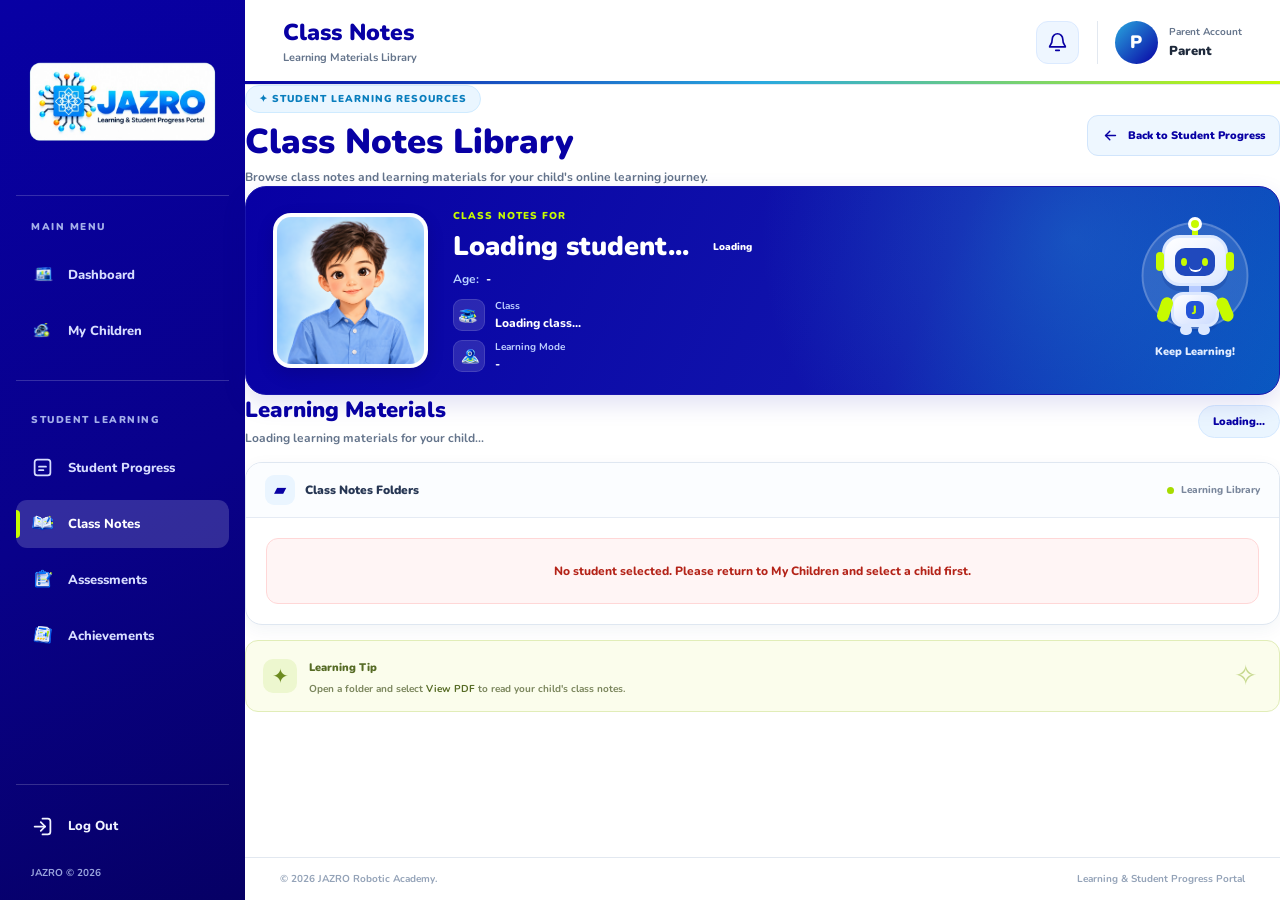
<file: Portal-Jazro/PARENT PORTAL/pages/class-notes.html>
<!DOCTYPE html>
<html lang="en">

<head>
  <meta charset="UTF-8">
  <meta name="viewport" content="width=device-width, initial-scale=1.0">

  <title>Class Notes | JAZRO Parent Portal</title>

  <!-- GOOGLE FONT: SAME AS STUDENT PROGRESS -->
  <link rel="preconnect" href="https://fonts.googleapis.com">
  <link rel="preconnect" href="https://fonts.gstatic.com" crossorigin>

  <link
    href="https://fonts.googleapis.com/css2?family=Nunito:wght@400;500;600;700;800;900&display=swap"
    rel="stylesheet"
  >

  <!-- SHARED PORTAL STYLING -->
  <link rel="stylesheet" href="../css/global.css">

  <!-- CLASS NOTES PAGE STYLING -->
  <link rel="stylesheet" href="../css/class-notes.css">

  <!-- CLASS NOTES JAVASCRIPT -->
  <script src="../js/class-notes.js" defer></script>
</head>

<body>

  <div class="app-layout">

    <!-- ==================================
         LEFT SIDEBAR
         SAME STRUCTURE AS CHILD DASHBOARD
         ================================== -->

    <aside class="sidebar" id="sidebar">

      <!-- JAZRO LOGO -->
      <div class="sidebar-brand">
        <img
          src="../assets/images/logo jazro 1.png"
          alt="JAZRO Learning & Student Progress Portal"
          class="sidebar-logo"
        >
      </div>

      <div class="sidebar-divider"></div>

      <!-- MAIN NAVIGATION -->
      <nav class="sidebar-nav" aria-label="Main navigation">

        <span class="nav-section-label">
          MAIN MENU
        </span>

        <a href="dashboard.php" class="nav-item">

          <span class="nav-icon">
            <img src="../assets/icons/dashboard-icon.png" alt="">
          </span>

          <span>Dashboard</span>
        </a>

        <a href="my-children.html" class="nav-item">

          <span class="nav-icon">
            <img src="../assets/icons/mychildren-icon.png" alt="">
          </span>

          <span>My Children</span>
        </a>

        <div class="sidebar-divider"></div>

        <span class="nav-section-label">
          STUDENT LEARNING
        </span>

        <a href="child-dashboard.html" class="nav-item">

          <span class="nav-icon">
            <svg viewBox="0 0 24 24"
                 fill="none"
                 stroke="currentColor"
                 stroke-width="2"
                 stroke-linecap="round"
                 stroke-linejoin="round">
              <rect x="3" y="3" width="18" height="18" rx="3"></rect>
              <path d="M8 11h8M8 15h5"></path>
            </svg>
          </span>

          <span>Student Progress</span>
        </a>

        <a
          href="class-notes.html"
          class="nav-item active"
          aria-current="page"
        >

          <span class="nav-icon">
            <img src="../assets/icons/classnotes-icon.png" alt="">
          </span>

          <span>Class Notes</span>
        </a>

        <button
          type="button"
          class="nav-item module-nav"
          data-module="assessments"
          id="assessmentsSidebar"
        >

          <span class="nav-icon">
            <img src="../assets/icons/assessments-icon.png" alt="">
          </span>

          <span>Assessments</span>
        </button>

        <a href="achievements.html" class="nav-item" id="achievementsSidebar">
          <span class="nav-icon">
            <img src="../assets/icons/reportcard-icon.png" alt="">
          </span>
          <span>Achievements</span>
        </a>

        <button
          type="button"
          class="nav-item module-nav"
          data-module="recordings"
          id="recordingSidebar"
          hidden
        >

          <span class="nav-icon">
            <img src="../assets/icons/onlinerecordings-icon.png" alt="">
          </span>

          <span>Online Recordings</span>
        </button>

      </nav>

      <!-- SIDEBAR BOTTOM -->
      <div class="sidebar-bottom">

        <div class="sidebar-divider"></div>

        <button
          type="button"
          class="nav-item logout-item"
          id="logoutButton"
        >

          <span class="nav-icon">
            <svg viewBox="0 0 24 24"
                 fill="none"
                 stroke="currentColor"
                 stroke-width="2"
                 stroke-linecap="round"
                 stroke-linejoin="round">
              <path d="M10 17l5-5-5-5"></path>
              <path d="M15 12H3"></path>
              <path d="M12 3h6a3 3 0 0 1 3 3v12a3 3 0 0 1-3 3h-6"></path>
            </svg>
          </span>

          <span>Log Out</span>
        </button>

        <p class="sidebar-footer">
          JAZRO © <span id="sidebarYear"></span>
        </p>

      </div>

    </aside>


    <!-- ==================================
         MAIN AREA
         ================================== -->

    <div class="app-main">

      <!-- HEADER -->
      <header class="top-header">

        <div class="header-left">

          <button
            type="button"
            class="mobile-menu-btn"
            id="menuToggle"
            aria-label="Open navigation"
            aria-expanded="false"
            aria-controls="sidebar"
          >
            <svg viewBox="0 0 24 24"
                 fill="none"
                 stroke="currentColor"
                 stroke-width="2"
                 stroke-linecap="round">
              <path d="M4 6h16"></path>
              <path d="M4 12h16"></path>
              <path d="M4 18h16"></path>
            </svg>
          </button>

          <div class="header-page-title">
            <h1>Class Notes</h1>
            <span>Learning Materials Library</span>
          </div>

        </div>

        <div class="header-right">

          <!-- NOTIFICATIONS -->
          <div class="notification-wrapper">

            <button
              type="button"
              class="notification-btn"
              id="notificationBtn"
              aria-label="Notifications"
              aria-expanded="false"
              aria-controls="notificationPanel"
            >
              <svg viewBox="0 0 24 24"
                   fill="none"
                   stroke="currentColor"
                   stroke-width="1.9"
                   stroke-linecap="round"
                   stroke-linejoin="round">
                <path d="M18 8a6 6 0 0 0-12 0c0 7-3 7-3 9h18c0-2-3-2-3-9"></path>
                <path d="M10 21h4"></path>
              </svg>
            </button>

            <div
              class="notification-panel"
              id="notificationPanel"
              hidden
            >
              <div class="notification-heading">
                <strong>Notifications</strong>
              </div>

              <div class="notification-empty">
                <span>🔔</span>
                <p>No notifications yet.</p>
                <small>Your updates will appear here.</small>
              </div>
            </div>

          </div>

          <!-- PARENT PROFILE -->
          <div class="header-profile">

            <div class="profile-avatar">
              P
            </div>

            <div class="profile-info">
              <span>Parent Account</span>
              <strong>Parent</strong>
            </div>

          </div>

        </div>

      </header>


      <!-- ==================================
           CLASS NOTES CONTENT
           ================================== -->

      <main class="progress-content class-notes-content">

        <!-- PAGE INTRODUCTION -->
        <section class="progress-intro">

          <div class="intro-text">

            <div class="page-badge">
              ✦ STUDENT LEARNING RESOURCES
            </div>

            <h2>Class Notes Library</h2>

            <p>
              Browse class notes and learning materials
              for your child's online learning journey.
            </p>

          </div>

          <a href="child-dashboard.html" class="back-button">

            <svg viewBox="0 0 24 24"
                 fill="none"
                 stroke="currentColor"
                 stroke-width="2"
                 stroke-linecap="round"
                 stroke-linejoin="round">
              <path d="M19 12H5"></path>
              <path d="m11 18-6-6 6-6"></path>
            </svg>

            Back to Student Progress

          </a>

        </section>


        <!-- ==================================
             STUDENT PROFILE CARD
             SAME VISUAL STYLE AS ORIGINAL
             ================================== -->

        <section class="student-profile-card notes-student-card" id="studentProfileCard">
          <div class="student-photo-frame">
            <img id="studentPhoto" src="../assets/images/pfp-boy.png" alt="Student profile" class="student-photo">
          </div>

          <div class="student-info">
            <span class="student-eyebrow">CLASS NOTES FOR</span>
            <div class="student-name-line">
              <h3 id="studentName">Loading student...</h3>
              <span class="class-badge" id="studentClassBadge">Loading</span>
            </div>
            <p class="student-age">
              <span>Age:</span>
              <strong id="studentAge">-</strong>
            </p>
            <div class="student-detail">
              <div class="student-detail-icon"><img src="../assets/icons/class-icon.png" alt=""></div>
              <div class="student-detail-text"><span>Class</span><strong id="studentClass">Loading class...</strong></div>
            </div>
            <div class="student-detail">
              <div class="student-detail-icon"><img src="../assets/icons/location-icon.png" alt=""></div>
              <div class="student-detail-text"><span>Learning Mode</span><strong id="studentLocation">-</strong></div>
            </div>
          </div>

          <div class="student-decoration notes-robot-decoration" aria-hidden="true">
            <div class="notes-robot">
              <div class="notes-robot-antenna"><span></span></div>
              <div class="notes-robot-head">
                <span class="notes-robot-ear left"></span><span class="notes-robot-ear right"></span>
                <div class="notes-robot-face"><span class="notes-robot-eye"></span><span class="notes-robot-eye"></span><span class="notes-robot-smile"></span></div>
              </div>
              <div class="notes-robot-neck"></div><div class="notes-robot-body"><span>J</span></div>
              <span class="notes-robot-arm left"></span><span class="notes-robot-arm right"></span>
              <span class="notes-robot-leg left"></span><span class="notes-robot-leg right"></span>
            </div>
            <p>Keep Learning!</p>
          </div>
        </section>

        <!-- ==================================
             CLASS NOTES LIBRARY
             ================================== -->

        <section class="learning-section notes-library-section">
          <div class="learning-heading">
            <div>
              <h2>Learning Materials</h2>
              <p id="libraryDescription">Loading learning materials for your child...</p>
            </div>
            <span class="module-count" id="moduleCount">Loading...</span>
          </div>

          <div class="notes-library-card">
            <div class="notes-library-toolbar">
              <div class="notes-toolbar-left">
                <span class="notes-toolbar-icon">▰</span>
                <strong id="toolbarTitle">Class Notes Folders</strong>
              </div>
              <span class="notes-library-label"><span></span> Learning Library</span>
            </div>

            <div class="notes-library-body">
              <div class="notes-loading" id="loadingState">Loading class notes from database...</div>
              <div class="notes-error" id="errorState" hidden></div>
              <div class="folder-grid" id="folderGrid" hidden></div>

              <div class="folder-detail" id="folderDetail" hidden>
                <button type="button" class="notes-back-folders" id="backButton"><span>←</span> Back to folders</button>
                <div class="opened-folder-heading">
                  <div class="opened-folder-symbol">📂</div>
                  <div><h3 id="openedFolderTitle">Learning Materials</h3><p id="openedFolderSubtitle">Available class notes</p></div>
                </div>
                <div class="file-list" id="fileList"></div>
              </div>

              <div class="empty-state" id="emptyState" hidden>
                <div class="empty-folder-icon">📂</div>
                <h3 id="emptyTitle">No notes available yet</h3>
                <p id="emptyMessage">Learning materials will appear here when uploaded by the academy.</p>
                <button type="button" class="notes-back-folders" id="emptyBackButton" hidden>← Back to folders</button>
              </div>
            </div>
          </div>

          <div class="notes-learning-tip">
            <div class="notes-tip-icon">✦</div>
            <div><strong>Learning Tip</strong><p>Open a folder and select <b>View PDF</b> to read your child's class notes.</p></div>
            <span class="notes-tip-decoration">✧</span>
          </div>
        </section>

      </main>


      <!-- FOOTER -->
      <footer class="app-footer">

        <p>
          © <span id="currentYear"></span>
          JAZRO Robotic Academy.
        </p>

        <span>
          Learning &amp; Student Progress Portal
        </span>

      </footer>

    </div>

  </div>


  <!-- MOBILE SIDEBAR BACKDROP -->
  <button
    type="button"
    class="sidebar-backdrop"
    id="sidebarBackdrop"
    aria-label="Close navigation"
    hidden
  ></button>

</body>
</html>
</file>
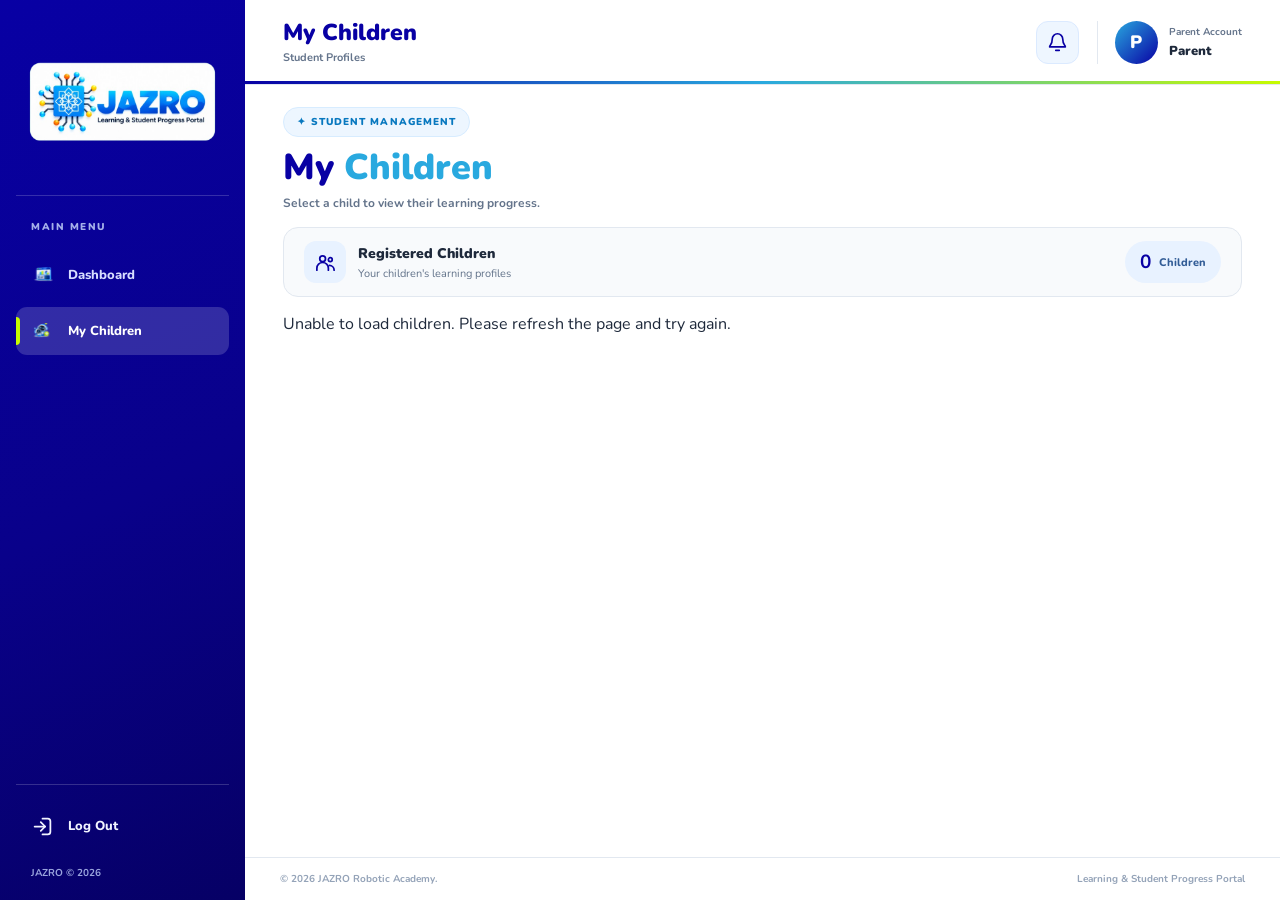
<file: Portal-Jazro/PARENT PORTAL/pages/my-children.html>
<!DOCTYPE html>
<html lang="en">
<head>
  <meta charset="UTF-8">
  <meta name="viewport"
        content="width=device-width, initial-scale=1.0">

  <title>My Children | JAZRO Parent Portal</title>

  <!-- GOOGLE FONT -->
  <link rel="preconnect"
        href="https://fonts.googleapis.com">

  <link rel="preconnect"
        href="https://fonts.gstatic.com"
        crossorigin>

  <link
    href="https://fonts.googleapis.com/css2?family=Nunito:wght@400;500;600;700;800;900&display=swap"
    rel="stylesheet"
  >

  <!-- SHARED STYLING -->
  <link rel="stylesheet" href="../css/global.css">

  <!-- PAGE STYLING -->
  <link rel="stylesheet" href="../css/my-children.css">

  <!-- JAVASCRIPT -->
  <script src="../js/my-children.js" defer></script>
</head>

<body>

  <div class="app-layout">

    <!-- SIDEBAR -->
    <aside class="sidebar" id="sidebar">

      
<!-- JAZRO PORTAL LOGO -->
<div class="sidebar-brand">

  <img
    src="../assets/images/logo jazro 1.png"
    alt="JAZRO Learning & Student Progress Portal"
    class="sidebar-logo"
  >

</div>


      <div class="sidebar-divider"></div>

      <nav class="sidebar-nav"
           aria-label="Main navigation">

        <span class="nav-section-label">
          MAIN MENU
        </span>

        <!-- DASHBOARD -->
        <a href="dashboard.php" class="nav-item">

          <span class="nav-icon">
            <img
              src="../assets/icons/dashboard-icon.png"
              alt=""
            >
          </span>

          <span>Dashboard</span>

        </a> 

        <!-- MY CHILDREN -->
        <a href="my-children.html"
           class="nav-item active"
           aria-current="page">

          <span class="nav-icon">
            <img
              src="../assets/icons/mychildren-icon.png"
              alt=""
            >
          </span>

          <span>My Children</span>

        </a>

      </nav>


      <div class="sidebar-bottom">

        <div class="sidebar-divider"></div>

        <button
          class="nav-item logout-item"
          id="sidebarLogout"
          type="button"
        >

          <span class="nav-icon">

            <svg
              viewBox="0 0 24 24"
              fill="none"
              stroke="currentColor"
              stroke-width="2"
              stroke-linecap="round"
              stroke-linejoin="round"
            >
              <path d="M10 17l5-5-5-5"></path>
              <path d="M15 12H3"></path>
              <path d="M12 3h6a3 3 0 0 1 3 3v12a3 3 0 0 1-3 3h-6"></path>
            </svg>

          </span>

          <span>Log Out</span>

        </button>

        <p class="sidebar-footer">
          JAZRO © <span id="sidebarYear"></span>
        </p>

      </div>

    </aside>


    <!-- MAIN AREA -->
    <div class="app-main">

      <!-- CONSISTENT HEADER -->
      <header class="top-header">

        <div class="header-left">

          <button
            type="button"
            class="mobile-menu-btn"
            id="menuToggle"
            aria-label="Open navigation"
            aria-expanded="false"
          >

            <svg viewBox="0 0 24 24"
                 fill="none"
                 stroke="currentColor"
                 stroke-width="2"
                 stroke-linecap="round">
              <path d="M4 6h16"></path>
              <path d="M4 12h16"></path>
              <path d="M4 18h16"></path>
            </svg>

          </button>

          <div class="header-page-title">
            <h1>My Children</h1>
            <span>Student Profiles</span>
          </div>

        </div>


        <!-- HEADER RIGHT -->
        <div class="header-right">

          <!-- NOTIFICATIONS -->
          <div class="notification-wrapper">

            <button
              type="button"
              class="notification-btn"
              id="notificationBtn"
              aria-label="Notifications"
              aria-controls="notificationPanel"
              aria-expanded="false"
            >

              <svg
                viewBox="0 0 24 24"
                fill="none"
                stroke="currentColor"
                stroke-width="1.9"
                stroke-linecap="round"
                stroke-linejoin="round"
              >
                <path d="M18 8a6 6 0 0 0-12 0c0 7-3 7-3 9h18c0-2-3-2-3-9"></path>
                <path d="M10 21h4"></path>
              </svg>

            </button>

            <div class="notification-panel"
                 id="notificationPanel"
                 hidden>

              <div class="notification-heading">
                <strong>Notifications</strong>
              </div>

              <div class="notification-empty">
                <span>🔔</span>
                <p>No notifications yet.</p>
                <small>Your updates will appear here.</small>
              </div>

            </div>

          </div>


          <!-- PARENT PROFILE -->
          <div class="header-profile">

            <div class="profile-avatar">P</div>

            <div class="profile-info">
              <span>Parent Account</span>
              <strong>Parent</strong>
            </div>

          </div>

        </div>

      </header>


      <!-- MAIN CONTENT -->
      <main class="children-content">

        <!-- PAGE HEADING -->
        <section class="page-intro">

          <div class="page-badge">
            ✦ STUDENT MANAGEMENT
          </div>

          <h2>My <span>Children</span></h2>

          <p>
            Select a child to view their learning progress.
          </p>

        </section>


        <!-- CHILDREN SUMMARY -->
        <div class="children-summary">

          <div class="summary-left">

            <div class="summary-icon">

              <svg viewBox="0 0 24 24"
                   fill="none"
                   stroke="currentColor"
                   stroke-width="1.8"
                   stroke-linecap="round"
                   stroke-linejoin="round">
                <circle cx="9" cy="8" r="3"></circle>
                <path d="M3 20v-2a6 6 0 0 1 12 0v2"></path>
                <circle cx="17" cy="9" r="2"></circle>
                <path d="M16 15a5 5 0 0 1 5 5"></path>
              </svg>

            </div>

            <div>
              <h3>Registered Children</h3>
              <p>Your children's learning profiles</p>
            </div>

          </div>

          <div class="summary-count">
  <strong id="childrenCount">0</strong>
  <span>Children</span>
</div>

        </div>


        <!-- CHILDREN LIST -->
        <!-- CHILDREN LIST -->
<section class="children-list"
         id="childrenList"
         aria-label="Registered children">

  <p>Loading children...</p>

</section>

      </main>


      <!-- FOOTER -->
      <footer class="app-footer">

        <p>
          © <span id="currentYear"></span>
          JAZRO Robotic Academy.
        </p>

        <span>
          Learning & Student Progress Portal
        </span>

      </footer>

    </div>

  </div>


  <!-- MOBILE OVERLAY -->
  <button
    type="button"
    class="sidebar-backdrop"
    id="sidebarBackdrop"
    aria-label="Close navigation"
    hidden
  ></button>

</body>
</html>
</file>
<file: Portal-Jazro/PARENT PORTAL/css/login.css>
/* =========================================
   JAZRO LEARNING & STUDENT PROGRESS PORTAL
   NEW PARENT LOGIN DESIGN
   ========================================= */

* {
  margin: 0;
  padding: 0;
  box-sizing: border-box;
}

:root {
  --royal-blue: #0800a4;
  --deep-blue: #090078;
  --bright-blue: #29a9df;
  --lime: #c7fb00;
  --white: #ffffff;
  --dark-text: #1e293b;
  --muted-text: #718096;
  --border: #dfe7f1;
}

html,
body {
  width: 100%;
  min-height: 100%;
}

body {
  font-family: "Nunito", Arial, sans-serif;
  color: var(--dark-text);
  background: var(--white);
}

/* =========================================
   MAIN FULL-SCREEN LAYOUT
   ========================================= */

.login-layout {
  width: 100%;
  height: 100vh;
  height: 100dvh;
  min-height: 620px;

  display: grid;
  grid-template-columns: 55% 45%;
  overflow: hidden;
}

/* =========================================
   LEFT PANEL
   ========================================= */

.welcome-panel {
  position: relative;
  min-width: 0;
  min-height: 0;
  overflow: hidden;

  display: flex;
  flex-direction: column;

  padding: clamp(22px, 3vw, 45px);

  background:
    radial-gradient(
      ellipse at 65% 63%,
      #1766dc 0%,
      transparent 47%
    ),
    linear-gradient(
      140deg,
      #0800a4 0%,
      #07139c 52%,
      #063ba8 100%
    );

  color: white;
  isolation: isolate;
}

/* DECORATIVE CIRCLES */

.decor-circle {
  position: absolute;
  border-radius: 50%;
  pointer-events: none;
  z-index: -1;
}

.circle-one {
  width: 350px;
  height: 350px;
  top: -230px;
  right: -100px;

  border: 65px solid rgba(255, 255, 255, 0.06);
}

.circle-two {
  width: 250px;
  height: 250px;
  left: -170px;
  bottom: 130px;

  border: 45px solid rgba(255, 255, 255, 0.05);
}

.circle-three {
  width: 100px;
  height: 100px;
  right: 8%;
  top: 38%;

  background: radial-gradient(
    circle,
    rgba(199, 251, 0, 0.20),
    transparent 70%
  );
}

/* =========================================
   BRAND
   ========================================= */

.brand-area {
  display: flex;
  align-items: center;
  gap: 14px;
  flex-shrink: 0;

  position: relative;
  z-index: 2;
}

.brand-logo {
  width: 500 px;
  height: 200 px;

  object-fit: contain;
  flex-shrink: 0;
}

.brand-divider {
  height: 42px;
  width: 2px;
  border-radius: 10px;

  background: rgba(255, 255, 255, 0.35);
}

.brand-name {
  display: flex;
  flex-direction: column;
  gap: 2px;
}

.brand-name strong {
  color: #ffffff;
  font-size: clamp(22px, 2.2vw, 32px);
  font-weight: 900;
  letter-spacing: 1.5px;
}

.brand-name span {
  color: var(--lime);
  font-size: 10px;
  font-weight: 900;
  letter-spacing: 2px;
}

/* =========================================
   WELCOME CONTENT
   ========================================= */

.welcome-content {
  position: relative;
  z-index: 2;

  flex-shrink: 0;
  margin-top: clamp(16px, 3vh, 36px);
  max-width: 620px;
}

.welcome-tag {
  display: inline-flex;
  align-items: center;
  gap: 9px;

  padding: 9px 15px;
  margin-bottom: 18px;

  background: rgba(255, 255, 255, 0.12);
  border: 1px solid rgba(255, 255, 255, 0.20);
  border-radius: 30px;

  color: #e8f2ff;
  font-size: 10px;
  font-weight: 900;
  letter-spacing: 1px;
}

.tag-dot,
.online-dot {
  width: 7px;
  height: 7px;

  flex-shrink: 0;
  border-radius: 50%;
  background: var(--lime);
}

.welcome-content h1 {
  color: #ffffff;

  font-size: clamp(29px, 3.3vw, 52px);
  font-weight: 900;
  letter-spacing: -1.2px;
  line-height: 1.14;

  max-width: 620px;
}

.welcome-content h1 span {
  display: block;
  color: var(--lime);
}

.welcome-content p {
  margin-top: 18px;

  max-width: 440px;
  color: #e0eaff;

  font-size: clamp(12px, 1.1vw, 15px);
  font-weight: 600;
  line-height: 1.65;
}

/* =========================================
   ROBOT IMAGE
   ========================================= */

.illustration-area {
  position: relative;
  z-index: 1;

  flex: 1;
  min-height: 0;

  display: flex;
  align-items: center;
  justify-content: center;

  padding: 6px 0;
}

.illustration-glow {
  position: absolute;

  width: min(75%, 430px);
  aspect-ratio: 1;
  border-radius: 50%;

  background: radial-gradient(
    circle,
    rgba(80, 174, 255, 0.48),
    transparent 70%
  );

  filter: blur(25px);
}

.family-robot {
  position: relative;
  z-index: 1;

  display: block;
  width: auto;
  max-width: 95%;
  height: 100%;
  max-height: 380px;

  object-fit: contain;

  border-radius: 18px;

  filter:
    drop-shadow(0 12px 22px rgba(0, 0, 40, 0.10));
}

/* =========================================
   LEFT BOTTOM
   ========================================= */

.welcome-bottom {
  position: relative;
  z-index: 2;

  display: flex;
  justify-content: center;
  align-items: center;
  gap: 17px;

  flex-shrink: 0;
  padding-top: 13px;
}

.welcome-highlight {
  display: flex;
  align-items: center;
  gap: 7px;

  font-size: 11px;
  font-weight: 900;
  letter-spacing: 1px;

  color: #ffffff;
}

.highlight-icon {
  color: var(--lime);
  font-size: 15px;
}

.highlight-divider {
  width: 4px;
  height: 4px;
  border-radius: 50%;

  background: rgba(255, 255, 255, 0.45);
}

/* =========================================
   RIGHT PANEL
   ========================================= */

.form-panel {
  min-width: 0;
  min-height: 0;

  padding: clamp(20px, 3vw, 45px);

  display: flex;
  flex-direction: column;

  background:
    radial-gradient(
      circle at 100% 0%,
      rgba(41, 169, 223, 0.08),
      transparent 40%
    ),
    #ffffff;
}

.form-top {
  display: flex;
  justify-content: flex-end;
  flex-shrink: 0;
}

.form-top-label {
  display: flex;
  align-items: center;
  gap: 8px;

  padding: 9px 14px;
  border-radius: 30px;

  background: #eef7ff;
  color: #0875b7;

  font-size: 10px;
  font-weight: 900;
  letter-spacing: 0.9px;
}

.online-dot {
  background: #28c989;
}

/* =========================================
   FORM CONTAINER
   ========================================= */

.form-container {
  width: 100%;
  max-width: 410px;

  margin: auto;
  padding: 12px 0;
}

.form-header-icon {
  width: 56px;
  height: 56px;

  display: grid;
  place-items: center;

  margin-bottom: 17px;

  color: var(--royal-blue);
  background: #e8f4ff;
  border: 1px solid #d6eaff;
  border-radius: 17px;
}

.form-header-icon svg {
  width: 28px;
  height: 28px;
}

.form-heading {
  margin-bottom: 25px;
}

.form-heading h2 {
  font-size: clamp(27px, 2.5vw, 37px);
  font-weight: 900;
  letter-spacing: -1px;
  color: #112f60;
  line-height: 1.2;
}

.heading-description {
  margin-top: 7px;
  color: #0873df;
  font-size: 16px;
  font-weight: 900;
}

.form-description {
  margin-top: 6px;

  color: #788ba3;
  font-size: 13px;
  font-weight: 600;
  line-height: 1.7;
}

/* =========================================
   INPUT FIELDS
   ========================================= */

.form-group {
  margin-bottom: 18px;
}

.form-group label {
  display: block;
  margin-bottom: 8px;

  font-size: 12px;
  font-weight: 900;
  color: #314b70;
}

.input-container {
  position: relative;
  display: flex;
  align-items: center;
}

.input-icon {
  position: absolute;
  left: 15px;

  width: 19px;
  height: 19px;

  color: #7896ba;
  pointer-events: none;
}

.input-container input {
  width: 100%;
  height: 50px;

  padding: 0 46px;

  outline: none;

  border: 1.5px solid var(--border);
  border-radius: 12px;

  background: #f9fbff;
  color: #1d3557;

  font-size: 13px;
  font-weight: 700;
  font-family: inherit;

  transition: 0.2s ease;
}

.input-container input::placeholder {
  color: #a2afc1;
  font-weight: 600;
}

.input-container input:focus {
  border-color: #318dff;
  background: #ffffff;

  box-shadow: 0 0 0 4px rgba(49, 141, 255, 0.09);
}

.input-container input.input-error {
  border-color: #e76c6c;
  background: #fffafa;
}

/* PASSWORD TOGGLE */

.password-toggle {
  position: absolute;
  right: 11px;

  width: 34px;
  height: 34px;

  display: grid;
  place-items: center;

  border: none;
  background: transparent;

  color: #6988b3;
  cursor: pointer;
}

.password-toggle svg {
  width: 20px;
  height: 20px;
}

.password-toggle:hover {
  color: #0866e8;
}

/* OPTIONS */

.form-options {
  display: flex;
  align-items: center;
  justify-content: space-between;
  gap: 10px;

  margin-bottom: 20px;
}

.remember-label {
  display: flex;
  align-items: center;
  gap: 8px;

  color: #667d9c;
  font-size: 12px;
  font-weight: 700;
  cursor: pointer;
}

.remember-label input {
  width: 15px;
  height: 15px;
  accent-color: var(--royal-blue);
}

.secure-label {
  color: #93a1b3;
  font-size: 11px;
  font-weight: 700;
}

/* FORM MESSAGE */

.form-message {
  display: none;
  padding: 11px 13px;
  margin-bottom: 14px;

  border-radius: 10px;
  font-size: 12px;
  font-weight: 800;
  line-height: 1.5;
}

.form-message.show {
  display: block;
}

.form-message.error {
  background: #fff0f0;
  border: 1px solid #ffd5d5;
  color: #b23636;
}

/* =========================================
   LOGIN BUTTON
   ========================================= */

.login-button {
  width: 100%;
  min-height: 52px;

  display: flex;
  align-items: center;
  justify-content: center;
  gap: 12px;

  border: none;
  border-radius: 12px;

  background: linear-gradient(
    110deg,
    #0800a4,
    #075bd7
  );

  color: white;
  font-size: 14px;
  font-family: inherit;
  font-weight: 900;

  cursor: pointer;

  box-shadow: 0 8px 21px rgba(8, 0, 164, 0.18);

  transition: 0.2s ease;
}

.login-button svg {
  width: 19px;
  height: 19px;
}

.login-button:hover {
  transform: translateY(-2px);

  box-shadow: 0 12px 25px rgba(8, 0, 164, 0.26);
}

.login-button:active {
  transform: translateY(0);
}

/* =========================================
   SIGN UP
   ========================================= */

.signup-section {
  margin-top: 22px;
  padding-top: 20px;

  border-top: 1px solid #e8edf5;
  text-align: center;
}

.signup-section p {
  color: #74869e;
  font-size: 12px;
  font-weight: 700;
  margin-bottom: 13px;
}

.signup-section p a {
  color: var(--royal-blue);
  font-weight: 900;
  text-decoration: none;
}

.signup-section p a:hover {
  text-decoration: underline;
}

.signup-button {
  display: flex;
  align-items: center;
  justify-content: center;

  min-height: 45px;
  padding: 11px 15px;

  border: 1.5px solid #bcd8fa;
  border-radius: 11px;

  background: #f1f8ff;
  color: #075bbf;

  text-decoration: none;
  font-size: 12px;
  font-weight: 900;

  transition: 0.2s ease;
}

.signup-button:hover {
  background: #e1f0ff;
  border-color: #7cbbff;
}

/* =========================================
   FEATURES
   ========================================= */

.form-features {
  display: flex;
  justify-content: center;
  flex-wrap: wrap;
  gap: 15px;

  margin-top: 25px;
}

.feature {
  display: flex;
  flex-direction: column;
  align-items: center;
  gap: 7px;

  color: #6783a6;
  font-size: 10px;
  font-weight: 800;
  text-align: center;
}

.feature-symbol {
  width: 43px;
  height: 43px;

  display: grid;
  place-items: center;

  border-radius: 13px;
  background: #edf6ff;

  font-size: 21px;
}

/* =========================================
   FOOTER
   ========================================= */

.form-footer {
  display: flex;
  justify-content: space-between;
  align-items: center;
  gap: 12px;

  color: #9caabd;
  font-size: 10px;
  font-weight: 700;
  flex-shrink: 0;
}

.form-footer span {
  text-align: right;
}

/* =========================================
   SHORT LAPTOP DISPLAYS
   ========================================= */

@media (min-width: 901px) and (max-height: 820px) {

  .welcome-panel,
  .form-panel {
    padding: 20px 32px;
  }

  .brand-logo {
    width: 100px;
    height: 100px;
  }

  .welcome-content {
    margin-top: 12px;
  }

  .welcome-content h1 {
    font-size: clamp(28px, 2.9vw, 40px);
  }

  .welcome-content p {
    margin-top: 10px;
  }

  .welcome-tag {
    margin-bottom: 11px;
    padding: 7px 12px;
  }

  .family-robot {
    max-height: 300px;
  }

  .form-container {
    padding: 5px 0;
  }

  .form-header-icon {
    width: 45px;
    height: 45px;
    margin-bottom: 10px;
  }

  .form-header-icon svg {
    width: 23px;
    height: 23px;
  }

  .form-heading {
    margin-bottom: 16px;
  }

  .form-heading h2 {
    font-size: 29px;
  }

  .form-group {
    margin-bottom: 12px;
  }

  .input-container input {
    height: 44px;
  }

  .form-options {
    margin-bottom: 12px;
  }

  .login-button {
    min-height: 46px;
  }

  .signup-section {
    margin-top: 13px;
    padding-top: 12px;
  }

  .signup-section p {
    margin-bottom: 9px;
  }

  .signup-button {
    min-height: 40px;
  }

  .form-features {
    margin-top: 14px;
  }

  .feature-symbol {
    width: 35px;
    height: 35px;
    font-size: 17px;
  }

}

/* =========================================
   TABLET / NARROW SCREEN
   ========================================= */

@media (max-width: 900px) {

  .login-layout {
    grid-template-columns: 1fr 1fr;
  }

  .welcome-panel {
    padding: 25px;
  }

  .form-panel {
    padding: 25px;
  }

  .welcome-content h1 {
    font-size: clamp(27px, 3.8vw, 36px);
  }

  .welcome-content p {
    font-size: 12px;
  }

  .brand-logo {
    width: 65px;
    height: 65px;
  }

  .brand-name strong {
    font-size: 22px;
  }

  .family-robot {
    max-height: 290px;
  }

  .form-features {
    gap: 8px;
  }

  .secure-label {
    display: none;
  }

}

/* =========================================
   MOBILE
   ========================================= */

@media (max-width: 650px) {

  .login-layout {
    height: auto;
    min-height: 100dvh;
    grid-template-columns: 1fr;

    overflow: visible;
  }

  .welcome-panel {
    min-height: 340px;
    padding: 22px 24px 18px;
  }

  .brand-logo {
    width: 55px;
    height: 55px;
  }

  .brand-name strong {
    font-size: 22px;
  }

  .brand-name span {
    font-size: 9px;
  }

  .brand-divider {
    height: 34px;
  }

  .welcome-content {
    margin-top: 22px;
  }

  .welcome-tag {
    font-size: 9px;
    margin-bottom: 12px;
  }

  .welcome-content h1 {
    font-size: clamp(27px, 6vw, 35px);
  }

  .welcome-content p {
    font-size: 12px;
    margin-top: 12px;
  }

  .illustration-area {
    display: none;
  }

  .welcome-bottom {
    padding-top: 22px;
    gap: 10px;
  }

  .welcome-highlight {
    font-size: 9px;
  }

  .form-panel {
    min-height: 560px;
    padding: 22px 24px;
  }

  .form-top {
    justify-content: center;
  }

  .form-container {
    max-width: 440px;
    padding: 25px 0;
  }

  .form-header-icon {
    width: 48px;
    height: 48px;
    margin-bottom: 14px;
  }

  .form-heading h2 {
    font-size: 29px;
  }

  .form-footer {
    flex-direction: column;
    text-align: center;
    gap: 5px;
  }

}

/* =========================================
   SMALL ACCESSIBILITY IMPROVEMENTS
   ========================================= */

button:focus-visible,
a:focus-visible,
input:focus-visible {
  outline: 3px solid #57b7ff;
  outline-offset: 3px;
}

@media (prefers-reduced-motion: reduce) {
  *,
  *::before,
  *::after {
    transition-duration: 0.01ms !important;
  }
}
</file>
<file: Portal-Jazro/PARENT PORTAL/css/signup.css>
/* =========================================
   JAZRO PARENT SIGN UP PAGE
   ========================================= */

* {
  margin: 0;
  padding: 0;
  box-sizing: border-box;
}

:root {
  --royal: #0800a4;
  --deep: #060071;
  --blue: #29a9df;
  --lime: #c7fb00;
  --white: #ffffff;
  --text: #1e293b;
  --muted: #64748b;
  --border: #dfe6f0;
}

body {
  font-family: "Nunito", Arial, sans-serif;
  background: #ffffff;
  color: var(--text);
}

button,
input {
  font: inherit;
}

button {
  cursor: pointer;
}

a {
  text-decoration: none;
}

.signup-layout {
  display: grid;
  grid-template-columns: 56% 44%;
  min-height: 100vh;
  min-height: 100dvh;
}

/* LEFT FORM PANEL */

.form-panel {
  display: flex;
  flex-direction: column;
  min-width: 0;
  min-height: 100dvh;
  padding: 20px clamp(24px, 4vw, 65px);
  background: #ffffff;
}

.signup-header {
  display: flex;
  align-items: center;
  justify-content: space-between;
  gap: 15px;
}

.brand-link {
  display: inline-flex;
  align-items: center;
  gap: 10px;
  color: var(--royal);
}

.brand-logo {
  width: 65px;
  height: 65px;
  object-fit: contain;
}

.brand-text {
  display: flex;
  flex-direction: column;
  gap: 2px;
}

.brand-text strong {
  font-size: 22px;
  font-weight: 900;
  letter-spacing: 0.5px;
}

.brand-text small {
  font-size: 10px;
  font-weight: 800;
  line-height: 1.3;
  color: #64748b;
}

.back-login {
  padding: 10px 14px;
  border: 1px solid #dceaff;
  border-radius: 11px;
  color: var(--royal);
  background: #f5faff;
  font-size: 11px;
  font-weight: 900;
  white-space: nowrap;
}

.back-login:hover {
  background: #e8f4ff;
}

/* FORM CONTENT */

.form-content {
  width: 100%;
  max-width: 650px;
  margin: auto;
  padding: 22px 0;
}

.eyebrow {
  display: inline-block;
  padding: 7px 12px;
  border-radius: 25px;
  background: #eaf5ff;
  color: #0076c7;
  font-size: 10px;
  font-weight: 900;
  letter-spacing: 1px;
}

.form-heading h1 {
  margin-top: 12px;
  color: var(--royal);
  font-size: clamp(27px, 3vw, 40px);
  font-weight: 900;
  letter-spacing: -1px;
  line-height: 1.2;
}

.form-heading h1 span {
  color: #139dda;
}

.form-heading > p {
  max-width: 560px;
  margin-top: 8px;
  margin-bottom: 22px;
  color: var(--muted);
  font-size: 12px;
  font-weight: 700;
  line-height: 1.6;
}

/* FIELDS */

.fields-grid {
  display: grid;
  grid-template-columns: repeat(2, minmax(0, 1fr));
  gap: 15px 17px;
}

.field {
  min-width: 0;
}

.field label {
  display: block;
  margin-bottom: 7px;
  font-size: 12px;
  font-weight: 900;
  color: #34496a;
}

.field input {
  width: 100%;
  height: 46px;
  padding: 0 13px;
  border: 1.5px solid var(--border);
  border-radius: 11px;
  outline: none;
  background: #f9fbff;
  color: #1e293b;
  font-size: 12px;
  font-weight: 700;
  transition: border-color 0.2s, box-shadow 0.2s;
}

.field input::placeholder {
  color: #9daabd;
  font-weight: 600;
}

.field input:focus {
  border-color: #2a9cf0;
  background: #ffffff;
  box-shadow: 0 0 0 3px #e2f2ff;
}

.field input.invalid {
  border-color: #e56e75;
  background: #fffafa;
}

/* PASSWORD */

.password-wrap {
  position: relative;
}

.password-wrap input {
  padding-right: 66px;
}

.password-toggle {
  position: absolute;
  right: 7px;
  top: 50%;
  transform: translateY(-50%);
  padding: 8px;
  border: none;
  background: transparent;
  color: var(--royal);
  font-size: 11px;
  font-weight: 900;
}

.password-hint {
  display: flex;
  gap: 7px;
  margin-top: 12px;
  color: #68829d;
  font-size: 11px;
  font-weight: 700;
  line-height: 1.5;
}

.password-hint span {
  color: #139dda;
}

/* AGREEMENT */

.agreement {
  display: flex;
  align-items: flex-start;
  gap: 10px;
  margin-top: 18px;
  cursor: pointer;
}

.agreement input {
  width: 16px;
  height: 16px;
  flex-shrink: 0;
  margin-top: 2px;
  accent-color: var(--royal);
}

.agreement span {
  font-size: 11px;
  font-weight: 700;
  line-height: 1.6;
  color: #64748b;
}

/* MESSAGES */

.form-message {
  display: none;
  margin-top: 13px;
  padding: 10px 13px;
  border-radius: 10px;
  font-size: 12px;
  font-weight: 800;
  line-height: 1.5;
}

.form-message.show {
  display: block;
}

.form-message.error {
  background: #fff0f0;
  border: 1px solid #ffd0d0;
  color: #aa3434;
}

.form-message.success {
  background: #eaf9f0;
  border: 1px solid #c2ecd0;
  color: #176c3b;
}

/* SUBMIT BUTTON */

.submit-btn {
  display: flex;
  align-items: center;
  justify-content: center;
  gap: 12px;
  width: 100%;
  min-height: 48px;
  margin-top: 19px;
  border: none;
  border-radius: 11px;
  background: linear-gradient(110deg, #0800a4, #075bd7);
  color: #ffffff;
  font-size: 13px;
  font-weight: 900;
  box-shadow: 0 7px 18px rgba(8,0,164,0.17);
  transition: transform 0.2s, box-shadow 0.2s;
}

.submit-btn:hover {
  transform: translateY(-2px);
  box-shadow: 0 11px 23px rgba(8,0,164,0.23);
}

.submit-btn span {
  font-size: 19px;
}

.login-prompt {
  margin-top: 18px;
  text-align: center;
  color: #718096;
  font-size: 12px;
  font-weight: 700;
}

.login-prompt a {
  color: var(--royal);
  font-weight: 900;
}

.login-prompt a:hover {
  text-decoration: underline;
}

.form-footer {
  padding-top: 10px;
  color: #94a3b8;
  font-size: 10px;
  font-weight: 700;
}

/* RIGHT ILLUSTRATION PANEL */

.illustration-panel {
  position: relative;
  isolation: isolate;
  overflow: hidden;
  min-height: 100dvh;
  padding: 35px;
  display: flex;
  flex-direction: column;
  background:
    radial-gradient(circle at 70% 57%,
      rgba(27,157,255,0.58), transparent 45%),
    linear-gradient(145deg, #0800a4, #063cae);
  color: #ffffff;
}

.illustration-top,
.illustration-copy,
.robot-area,
.illustration-bottom {
  position: relative;
  z-index: 1;
}

.mini-label {
  display: inline-flex;
  align-items: center;
  gap: 8px;
  padding: 9px 14px;
  border-radius: 24px;
  border: 1px solid rgba(255,255,255,0.22);
  background: rgba(255,255,255,0.1);
  font-size: 10px;
  font-weight: 900;
  letter-spacing: 1px;
}

.mini-dot {
  width: 8px;
  height: 8px;
  background: var(--lime);
  border-radius: 50%;
}

.illustration-copy {
  margin-top: clamp(30px, 7vh, 75px);
}

.illustration-copy h2 {
  max-width: 490px;
  font-size: clamp(30px, 3.3vw, 51px);
  line-height: 1.15;
  letter-spacing: -1px;
  font-weight: 900;
}

.illustration-copy h2 span {
  display: block;
  color: var(--lime);
}

.illustration-copy p {
  max-width: 390px;
  margin-top: 15px;
  color: #e0ebff;
  font-size: 13px;
  font-weight: 600;
  line-height: 1.7;
}

.robot-area {
  flex: 1;
  min-height: 150px;
  display: flex;
  justify-content: center;
  align-items: center;
  padding: 12px 0;
}

.robot-glow {
  position: absolute;
  width: 75%;
  aspect-ratio: 1;
  border-radius: 50%;
  background: radial-gradient(
    circle,
    rgba(104,207,255,0.45),
    transparent 70%
  );
  filter: blur(20px);
}

.waving-robot {
  position: relative;
  display: block;
  width: auto;
  height: 100%;
  max-height: 390px;
  max-width: 94%;
  object-fit: contain;
  border-radius: 20px;
  box-shadow: 0 12px 35px rgba(0,0,40,0.12);
}

.illustration-bottom {
  display: flex;
  justify-content: center;
  gap: 24px;
  color: var(--lime);
  font-size: 11px;
  font-weight: 900;
  letter-spacing: 1px;
}

.decor-circle {
  position: absolute;
  z-index: 0;
  border-radius: 50%;
  pointer-events: none;
}

.decor-one {
  width: 310px;
  height: 310px;
  top: -160px;
  right: -140px;
  border: 55px solid rgba(255,255,255,0.07);
}

.decor-two {
  width: 180px;
  height: 180px;
  bottom: -100px;
  left: -95px;
  border: 35px solid rgba(255,255,255,0.07);
}

/* SHORT DESKTOP WINDOWS */

@media (min-width: 901px) and (max-height: 800px) {
  .form-panel {
    padding-top: 12px;
    padding-bottom: 12px;
  }

  .brand-logo {
    width: 100px;
    height: 100px;
  }

  .form-content {
    padding: 10px 0;
  }

  .form-heading > p {
    margin-bottom: 13px;
  }

  .fields-grid {
    gap: 11px 15px;
  }

  .field input {
    height: 40px;
  }

  .agreement {
    margin-top: 10px;
  }

  .submit-btn {
    min-height: 43px;
    margin-top: 12px;
  }

  .login-prompt {
    margin-top: 11px;
  }

  .illustration-copy {
    margin-top: 22px;
  }

  .illustration-panel {
    padding: 22px;
  }

  .waving-robot {
    max-height: 295px;
  }
}

/* TABLET AND MOBILE */

@media (max-width: 900px) {
  .signup-layout {
    grid-template-columns: 1fr;
  }

  .form-panel {
    min-height: auto;
    padding: 23px 25px;
  }

  .form-content {
    max-width: 650px;
    padding: 35px 0;
  }

  .illustration-panel {
    min-height: 370px;
    padding: 28px;
  }

  .illustration-copy {
    margin-top: 20px;
  }

  .illustration-copy h2 {
    font-size: 30px;
  }

  .robot-area {
    min-height: 160px;
  }

  .waving-robot {
    max-height: 220px;
  }
}

@media (max-width: 560px) {
  .fields-grid {
    grid-template-columns: 1fr;
  }

  .brand-logo {
    width: 53px;
    height: 53px;
  }

  .brand-text strong {
    font-size: 17px;
  }

  .brand-text small {
    font-size: 9px;
  }

  .back-login {
    padding: 8px;
    font-size: 10px;
  }

  .form-heading h1 {
    font-size: 29px;
  }

  .illustration-bottom {
    gap: 12px;
    font-size: 9px;
  }
}

button:focus-visible,
a:focus-visible,
input:focus-visible {
  outline: 3px solid #62bfff;
  outline-offset: 3px;
}

@media (prefers-reduced-motion: reduce) {
  *,
  *::before,
  *::after {
    transition-duration: 0.01ms !important;
  }
}
</file>
<file: Portal-Jazro/PARENT PORTAL/css/global.css>
/* ========================================
   JAZRO PARENT PORTAL
   GLOBAL / SHARED DESIGN SYSTEM
   ======================================== */

* {
  margin: 0;
  padding: 0;
  box-sizing: border-box;
}

:root {
  --royal-blue: #0800a4;
  --deep-blue: #060071;
  --bright-blue: #29a9df;
  --lime: #c7fb00;
  --white: #ffffff;
  --soft-bg: #f8fafc;
  --dark-text: #1e293b;
  --muted-text: #64748b;
  --border: #e2e8f0;

  --sidebar-width: 245px;
  --header-height: 85px;
}

html,
body {
  min-height: 100%;
}

body {
  font-family: "Nunito", Arial, sans-serif;
  background: var(--white);
  color: var(--dark-text);
}

button,
input,
select {
  font: inherit;
}

button {
  cursor: pointer;
}

a {
  text-decoration: none;
}

[hidden] {
  display: none !important;
}

/* ========================================
   APPLICATION LAYOUT
   ======================================== */

.app-layout {
  display: flex;
  width: 100%;
  min-height: 100vh;
  min-height: 100dvh;
}

.app-main {
  min-width: 0;
  flex: 1;
  min-height: 100vh;
  min-height: 100dvh;

  display: flex;
  flex-direction: column;

  background: var(--white);
}

/* ========================================
   SIDEBAR
   ======================================== */

.sidebar {
  width: var(--sidebar-width);
  height: 100vh;
  height: 100dvh;
  flex-shrink: 0;

  position: sticky;
  top: 0;

  display: flex;
  flex-direction: column;

  padding: 25px 16px 20px;

  background:
    linear-gradient(
      155deg,
      #0800a4 0%,
      #09018a 55%,
      #060065 100%
    );

  color: var(--white);
}


/* ======================================
   JAZRO NEW SIDEBAR LOGO
   ====================================== */

.sidebar-brand {
  width: 100%;
  min-height: 105px;

  display: flex;
  align-items: center;
  justify-content: center;

  padding: 8px 4px;
}

/* NEW FULL PORTAL LOGO */

.sidebar-logo {
  display: block;

  width: 100%;
  max-width: 600px;
  height: auto;
  max-height: 300px;

  object-fit: contain;
  flex-shrink: 0;
}


.sidebar-brand-name {
  display: flex;
  flex-direction: column;
  gap: 5px;

  font-size: 19px;
  font-weight: 900;
  letter-spacing: 0.8px;
  color: var(--white);
}

.sidebar-brand-name small {
  color: var(--lime);
  font-size: 9px;
  font-weight: 900;
  letter-spacing: 1px;
}

.sidebar-divider {
  width: 100%;
  height: 1px;

  margin: 17px 0;

  background: rgba(255,255,255,0.18);
}

/* SIDEBAR NAVIGATION */

.sidebar-nav {
  display: flex;
  flex-direction: column;
  gap: 8px;
}

.nav-section-label {
  padding: 7px 15px 9px;

  font-size: 10px;
  font-weight: 900;
  letter-spacing: 1.5px;

  color: #a5b0ea;
}

.nav-item {
  position: relative;

  width: 100%;
  min-height: 48px;

  display: flex;
  align-items: center;
  gap: 14px;

  padding: 12px 15px;

  border: none;
  border-radius: 11px;
  background: transparent;

  text-align: left;
  color: #d7ddff;

  font-size: 13px;
  font-weight: 800;

  transition:
    background 0.2s,
    color 0.2s;
}

.nav-item:hover {
  background: rgba(255,255,255,0.12);
  color: var(--white);
}

.nav-item.active {
  background: rgba(255,255,255,0.17);
  color: var(--white);
}

.nav-item.active::before {
  content: "";

  position: absolute;
  left: 0;

  width: 4px;
  height: 28px;

  border-radius: 0 4px 4px 0;
  background: var(--lime);
}

.nav-icon {
  width: 23px;
  height: 23px;
  flex-shrink: 0;

  display: grid;
  place-items: center;
}

.nav-icon img {
  width: 23px;
  height: 23px;
  object-fit: contain;
}

.nav-icon svg {
  width: 21px;
  height: 21px;
}

/* BOTTOM SIDEBAR */

.sidebar-bottom {
  margin-top: auto;
}

.logout-item {
  color: #f2f4ff;
}

.sidebar-footer {
  margin-top: 16px;
  padding-left: 15px;

  color: #9ba5de;
  font-size: 10px;
  font-weight: 700;
}

/* ========================================
   TOP HEADER
   ======================================== */

.top-header {
  position: relative;
  z-index: 5;

  width: 100%;
  height: var(--header-height);
  min-height: var(--header-height);

  padding: 0 clamp(20px, 3vw, 45px);

  display: flex;
  align-items: center;
  justify-content: space-between;
  gap: 20px;

  background: var(--white);
  border-bottom: 1px solid var(--border);
}

.top-header::after {
  content: "";

  position: absolute;
  bottom: 0;
  left: 0;

  width: 100%;
  height: 3px;

  background: linear-gradient(
    90deg,
    var(--royal-blue),
    var(--bright-blue),
    var(--lime)
  );
}

.header-left,
.header-right {
  display: flex;
  align-items: center;
  gap: 18px;
}

.header-page-title h1 {
  color: var(--royal-blue);
  font-size: 23px;
  font-weight: 900;
  line-height: 1.2;
}

.header-page-title span {
  display: block;
  margin-top: 4px;

  color: var(--muted-text);
  font-size: 11px;
  font-weight: 700;
}

/* ========================================
   NOTIFICATION BUTTON
   ======================================== */

.notification-wrapper {
  position: relative;
}

.notification-btn {
  width: 43px;
  height: 43px;

  display: grid;
  place-items: center;

  background: #eef6ff;
  color: var(--royal-blue);

  border: 1px solid #dbeaff;
  border-radius: 12px;

  transition: 0.2s;
}

.notification-btn:hover {
  background: #e0f0ff;
}

.notification-btn svg {
  width: 21px;
  height: 21px;
}

/* NOTIFICATION PANEL */

.notification-panel {
  position: absolute;
  right: 0;
  top: calc(100% + 15px);

  width: 290px;

  background: white;
  border: 1px solid var(--border);
  border-radius: 15px;

  box-shadow: 0 12px 35px rgba(23, 48, 90, 0.15);

  overflow: hidden;
}

.notification-heading {
  padding: 16px 20px;
  border-bottom: 1px solid var(--border);
  color: var(--royal-blue);
  font-size: 14px;
}

.notification-empty {
  text-align: center;
  padding: 28px 15px;
}

.notification-empty > span {
  display: block;
  font-size: 27px;
  margin-bottom: 10px;
}

.notification-empty p {
  font-size: 13px;
  font-weight: 900;
  margin-bottom: 5px;
}

.notification-empty small {
  color: var(--muted-text);
  font-size: 11px;
}

/* ========================================
   PARENT PROFILE
   ======================================== */

.header-profile {
  display: flex;
  align-items: center;
  gap: 11px;

  padding-left: 17px;
  border-left: 1px solid var(--border);
}

.profile-avatar {
  width: 43px;
  height: 43px;
  flex-shrink: 0;

  display: grid;
  place-items: center;

  border-radius: 50%;

  color: white;
  background: linear-gradient(
    135deg,
    var(--bright-blue),
    var(--royal-blue)
  );

  font-size: 18px;
  font-weight: 900;
}

.profile-info {
  display: flex;
  flex-direction: column;
  gap: 3px;
}

.profile-info span {
  color: var(--muted-text);
  font-size: 10px;
  font-weight: 700;
}

.profile-info strong {
  font-size: 13px;
  color: var(--dark-text);
  font-weight: 900;
}

/* ========================================
   SHARED FOOTER
   ======================================== */

.app-footer {
  margin-top: auto;

  display: flex;
  justify-content: space-between;
  align-items: center;
  gap: 10px;

  padding: 14px 35px;

  border-top: 1px solid var(--border);

  color: #94a3b8;
  font-size: 10px;
  font-weight: 700;
}

/* ========================================
   MOBILE NAVIGATION
   ======================================== */

.mobile-menu-btn {
  display: none;

  width: 40px;
  height: 40px;

  border: 1px solid var(--border);
  border-radius: 10px;

  background: #f3f8ff;
  color: var(--royal-blue);
}

.mobile-menu-btn svg {
  width: 22px;
  height: 22px;
}

.sidebar-backdrop {
  position: fixed;
  inset: 0;
  z-index: 19;

  border: none;
  background: rgba(9, 20, 45, 0.45);
}

/* ========================================
   RESPONSIVE
   ======================================== */

@media (max-width: 950px) {

  :root {
    --sidebar-width: 205px;
  }

  .sidebar {
    padding: 20px 12px;
  }


  .sidebar-brand-name {
    font-size: 16px;
  }

  .nav-item {
    gap: 10px;
    font-size: 12px;
  }

}

@media (max-width: 700px) {

  :root {
    --sidebar-width: 245px;
    --header-height: 73px;
  }

  .sidebar {
    position: fixed;
    left: 0;
    top: 0;
    z-index: 20;

    transform: translateX(-100%);
    transition: transform 0.25s ease;

    box-shadow: 10px 0 30px rgba(0,0,0,0.15);
  }

  .sidebar.open {
    transform: translateX(0);
  }

  .mobile-menu-btn {
    display: grid;
    place-items: center;
  }

  .top-header {
    padding: 0 17px;
  }

  .header-page-title h1 {
    font-size: 19px;
  }

  .header-page-title span {
    font-size: 10px;
  }

  .header-left,
  .header-right {
    gap: 9px;
  }

  .header-profile {
    padding-left: 9px;
  }

  .profile-avatar {
    width: 36px;
    height: 36px;
    font-size: 14px;
  }

  .profile-info {
    display: none;
  }

  .notification-btn {
    width: 38px;
    height: 38px;
  }

  .app-footer {
    flex-direction: column;
    text-align: center;
    padding: 13px;
  }

}

/* ACCESSIBILITY */

button:focus-visible,
a:focus-visible {
  outline: 3px solid var(--bright-blue);
  outline-offset: 3px;
}

@media (prefers-reduced-motion: reduce) {
  *,
  *::before,
  *::after {
    transition-duration: 0.01ms !important;
  }
}
</file>
<file: Portal-Jazro/PARENT PORTAL/css/achievements.css>
/* JAZRO ACHIEVEMENTS PAGE */
.achievements-content{width:100%;max-width:1300px;margin:0 auto;padding:22px clamp(18px,3vw,40px);display:flex;flex:1;flex-direction:column;gap:18px;min-width:0}
.page-heading{display:flex;align-items:center;justify-content:space-between;gap:18px}
.page-heading h2{color:var(--royal-blue);font-size:clamp(25px,2.7vw,35px);font-weight:900;line-height:1.2}
.page-heading p{margin-top:6px;color:var(--muted-text);font-size:12px;font-weight:700;line-height:1.5}
.page-badge{display:inline-block;padding:6px 13px;margin-bottom:8px;background:#eaf6ff;border:1px solid #cfebff;border-radius:30px;color:#087dbd;font-size:10px;font-weight:900;letter-spacing:1px}
.back-button{flex-shrink:0;display:inline-flex;align-items:center;gap:8px;padding:11px 14px;border:1px solid #d1e5fc;border-radius:11px;background:#eef7ff;color:var(--royal-blue);font-size:11px;font-weight:900}
.back-button:hover{background:#dcefff}
.student-mini-card{display:flex;align-items:center;gap:15px;padding:13px 19px;background:linear-gradient(110deg,#0800a4,#1265c4);border-radius:17px;color:white;box-shadow:0 7px 20px rgba(8,0,164,.12)}
.mini-avatar{width:58px;height:58px;flex-shrink:0;overflow:hidden;border:3px solid white;border-radius:14px;background:white}
.mini-avatar img{width:100%;height:100%;object-fit:cover;object-position:center 20%}
.mini-info{min-width:0;display:flex;flex-direction:column;gap:2px}
.mini-info span{font-size:9px;font-weight:900;letter-spacing:1px;color:#c8dcff}
.mini-info h3{font-size:18px;font-weight:900}
.mini-info p{font-size:11px;color:#e1ebff;font-weight:700}
.mini-star{margin-left:auto;color:#c9ef49;font-size:37px}
.achievement-overview{display:grid;grid-template-columns:repeat(2,minmax(0,1fr));gap:13px}
.overview-item{display:flex;align-items:center;gap:13px;padding:13px 16px;background:white;border:1px solid #e2eaf4;border-radius:14px;box-shadow:0 4px 14px rgba(20,55,105,.04)}
.overview-icon{width:43px;height:43px;display:grid;place-items:center;border-radius:12px;font-size:22px;background:#eff7ff}
.report-icon{background:#f0f1ff}
.overview-item div{display:flex;flex-direction:column;gap:2px}
.overview-item strong{font-size:13px;color:#101b52;font-weight:900}
.overview-item small{font-size:10px;color:#75839a;font-weight:700}
.achievement-panel{background:white;border:1px solid #e2eaf4;border-radius:18px;box-shadow:0 5px 18px rgba(20,55,105,.05);overflow:hidden}
.tabs{display:flex;gap:7px;padding:12px 17px;border-bottom:1px solid #e8eef6;background:#fbfdff}
.tab-button{border:0;border-radius:10px;padding:10px 15px;background:transparent;color:#68768c;font:800 12px Nunito,sans-serif;cursor:pointer;transition:.2s}
.tab-button.active{background:#0800a4;color:white;box-shadow:0 4px 11px rgba(8,0,164,.17)}
.tab-panel{padding:20px}
.panel-heading{display:flex;align-items:center;justify-content:space-between;gap:15px;margin-bottom:17px}
.panel-heading h3{font-size:18px;color:#101b52;font-weight:900}
.panel-heading p{margin-top:3px;font-size:11px;color:#77849a;font-weight:700;line-height:1.5}
.sample-label{padding:6px 10px;border-radius:30px;background:#fff7df;color:#a16b00;font-size:9px;font-weight:900;letter-spacing:.6px;white-space:nowrap}
.certificate-grid{display:grid;grid-template-columns:repeat(2,minmax(0,1fr));gap:16px}
.certificate-card{min-width:0;border:1px solid #e4eaf2;border-radius:14px;overflow:hidden;background:#fff;transition:transform .2s,box-shadow .2s}
.certificate-card:hover{transform:translateY(-2px);box-shadow:0 9px 22px rgba(20,55,105,.09)}
.certificate-art{min-height:245px;padding:18px 15px;display:flex;flex-direction:column;align-items:center;justify-content:center;text-align:center;position:relative;overflow:hidden;background:linear-gradient(145deg,#fffdf4,#fff4d6);border:9px double #d8b65b;color:#243b71}
.certificate-art:before,.certificate-art:after{content:"✦";position:absolute;color:rgba(202,164,66,.32);font-size:58px}
.certificate-art:before{top:8px;left:14px}.certificate-art:after{bottom:8px;right:14px}
.certificate-art-blue{background:linear-gradient(145deg,#f5fbff,#dff2ff);border-color:#6aa8dc}
.cert-topline{font-size:9px;font-weight:900;letter-spacing:1.5px;color:#6b7893}
.cert-medal{width:43px;height:43px;display:grid;place-items:center;margin:8px 0 4px;border-radius:50%;background:#e6c56b;color:white;font-size:25px;box-shadow:0 3px 8px rgba(0,0,0,.12)}
.certificate-art-blue .cert-medal{background:#4b9bd4}
.cert-small{font-size:9px;font-weight:800;letter-spacing:2px;color:#78839a}
.certificate-art>strong{font-size:25px;line-height:1.1;letter-spacing:1px;color:#173c77}
.cert-recipient{margin-top:8px;font-size:20px;font-weight:900;color:#172c57;border-bottom:1px solid #c6a958;padding:0 20px 4px}
.cert-description{margin-top:7px;font-size:10px;font-weight:700;color:#68758d}
.cert-ribbon{margin-top:10px;font-size:9px;font-weight:900;letter-spacing:1px;color:#9b7425}
.certificate-details{display:flex;align-items:center;justify-content:space-between;gap:10px;padding:12px 13px}
.certificate-details h4{font-size:12px;color:#152653;font-weight:900}
.certificate-details p{margin-top:3px;font-size:10px;color:#7b879a;font-weight:700}
.outline-button{padding:8px 11px;border:1px solid #cbdcf2;border-radius:9px;background:#f5faff;color:#0800a4;font:900 10px Nunito,sans-serif;cursor:pointer;white-space:nowrap}
.outline-button:hover{background:#e7f2ff}
.preview-note{font-size:10px;color:#8b96a8;font-weight:700;line-height:1.5}
#certificatesPanel>.preview-note{margin-top:12px}
.report-heading{align-items:flex-end}
.term-select-wrap{display:flex;flex-direction:column;gap:5px;color:#64748b;font-size:10px;font-weight:900;white-space:nowrap}
.term-select-wrap select{min-width:145px;padding:9px 30px 9px 11px;border:1px solid #d7e3f1;border-radius:9px;background:#f8fbff;color:#172c57;font:800 11px Nunito,sans-serif}
.report-summary{display:grid;grid-template-columns:1fr 1fr;gap:12px}
.report-student,.overall-score{padding:15px 17px;border-radius:13px;background:#f4f8ff;border:1px solid #e2ebf8;display:flex;flex-direction:column;gap:3px}
.report-student span,.overall-score span{font-size:9px;font-weight:900;letter-spacing:1px;color:#7b8ca8}
.report-student strong{font-size:16px;color:#14265a;font-weight:900}
.report-student small,.overall-score small{font-size:10px;color:#75839a;font-weight:700}
.overall-score{background:linear-gradient(110deg,#0800a4,#1765c6);border:0;color:white}
.overall-score span,.overall-score small{color:#d7e5ff}
.overall-score strong{font-size:27px;line-height:1.1;font-weight:900;color:#fff}
.report-section-title{display:flex;justify-content:space-between;align-items:center;gap:10px;margin:19px 0 9px}
.report-section-title h4{font-size:14px;color:#152653;font-weight:900}
.report-section-title span{font-size:10px;color:#7b879a;font-weight:800}
.performance-table-wrap{overflow-x:auto;border:1px solid #e6edf5;border-radius:11px}
.performance-table{width:100%;border-collapse:collapse;min-width:420px}
.performance-table th{padding:10px 12px;background:#f4f8fd;color:#687991;text-align:left;font-size:10px;font-weight:900}
.performance-table td{padding:11px 12px;border-top:1px solid #edf1f6;color:#26365b;font-size:11px;font-weight:800}
.performance-pill{display:inline-block;padding:5px 9px;border-radius:20px;font-size:9px;font-weight:900}
.performance-pill.excellent{background:#e7f8ed;color:#16834b}.performance-pill.good{background:#eaf3ff;color:#2367b5}
.tutor-remark{display:flex;gap:12px;margin-top:15px;padding:14px;border-radius:12px;background:#f8faff;border:1px solid #e5edf7}
.remark-icon{width:35px;height:35px;flex-shrink:0;display:grid;place-items:center;border-radius:10px;background:#eaf4ff;font-size:17px}
.tutor-remark span{font-size:9px;font-weight:900;letter-spacing:1px;color:#7183a0}
.tutor-remark p{margin-top:4px;font-size:11px;line-height:1.6;color:#52627b;font-weight:700}
.report-actions{display:flex;align-items:center;justify-content:space-between;gap:12px;margin-top:14px}
.primary-button{display:inline-flex;align-items:center;justify-content:center;gap:10px;padding:10px 15px;border:0;border-radius:10px;background:#0800a4;color:#fff;font:900 11px Nunito,sans-serif;cursor:pointer;box-shadow:0 5px 13px rgba(8,0,164,.15)}
.primary-button:hover{background:#1712c5}
.modal-backdrop{position:fixed;inset:0;z-index:200;display:grid;place-items:center;padding:20px;background:rgba(9,20,50,.58)}
.certificate-modal{position:relative;width:min(540px,100%);padding:22px;background:#fff;border-radius:17px;box-shadow:0 20px 60px rgba(0,0,0,.2)}
.modal-close{position:absolute;z-index:2;top:9px;right:12px;width:32px;height:32px;border:0;border-radius:50%;background:#edf3fa;color:#23345b;font-size:23px;cursor:pointer}
.modal-certificate-art{min-height:300px}
.modal-caption{text-align:center;margin:12px 0;color:#7b879a;font-size:10px;font-weight:800}
.certificate-modal>.primary-button{width:100%}
[hidden]{display:none!important}
@media(max-width:800px){.certificate-grid{grid-template-columns:1fr}.certificate-art{min-height:230px}}
@media(max-width:700px){.achievements-content{padding:18px 16px;gap:15px}.page-heading{align-items:flex-start;flex-direction:column}.back-button{align-self:flex-start}.achievement-overview{gap:8px}.overview-item{padding:11px 9px;gap:8px}.overview-icon{width:35px;height:35px;font-size:18px}.overview-item strong{font-size:11px}.overview-item small{font-size:9px}.tabs{padding:10px;gap:4px}.tab-button{padding:9px 10px;font-size:11px}.tab-panel{padding:14px}.panel-heading{align-items:flex-start}.report-heading{flex-direction:column}.term-select-wrap{width:100%}.term-select-wrap select{width:100%}.report-summary{grid-template-columns:1fr}.report-actions{align-items:flex-start;flex-direction:column}.report-actions .primary-button{width:100%}.mini-star{font-size:28px}}
@media(prefers-reduced-motion:reduce){.certificate-card,.tab-button{transition:none}}
</file>
<file: Portal-Jazro/PARENT PORTAL/css/child-dashboard.css>
/* =========================================
   JAZRO PARENT PORTAL
   STUDENT PROGRESS PAGE
   ========================================= */

/* PAGE CONTENT */

.progress-content {
  width: 100%;
  max-width: 1300px;
  margin: 0 auto;

  padding: 20px clamp(18px, 3vw, 40px);

  display: flex;
  flex: 1;
  flex-direction: column;
  gap: 19px;
  min-width: 0;
}

/* =========================================
   PAGE INTRODUCTION
   ========================================= */

.progress-intro {
  display: flex;
  align-items: center;
  justify-content: space-between;
  gap: 20px;
}

.intro-text {
  min-width: 0;
}

.page-badge {
  display: inline-block;

  padding: 6px 13px;
  margin-bottom: 8px;

  background: #eaf6ff;
  border: 1px solid #cfebff;
  border-radius: 30px;

  color: #087dbd;
  font-size: 10px;
  font-weight: 900;
  letter-spacing: 1px;
}

.progress-intro h2 {
  color: var(--royal-blue);
  font-size: clamp(24px, 2.7vw, 35px);
  font-weight: 900;
  line-height: 1.2;
}

.progress-intro p {
  margin-top: 6px;

  color: var(--muted-text);
  font-size: 12px;
  font-weight: 700;
  line-height: 1.5;
}

/* BACK BUTTON */

.back-button {
  flex-shrink: 0;

  display: inline-flex;
  align-items: center;
  justify-content: center;
  gap: 9px;

  padding: 11px 14px;

  border: 1px solid #d1e5fc;
  border-radius: 11px;

  background: #eef7ff;
  color: var(--royal-blue);

  font-size: 11px;
  font-weight: 900;

  transition: 0.2s ease;
}

.back-button svg {
  width: 17px;
  height: 17px;
}

.back-button:hover {
  background: #dcefff;
  transform: translateX(-2px);
}

/* =========================================
   ROYAL BLUE STUDENT PROFILE
   ========================================= */

.student-profile-card {
  position: relative;
  isolation: isolate;
  overflow: hidden;

  display: grid;
  grid-template-columns: 155px minmax(0, 1fr) 115px;
  align-items: center;
  gap: 25px;

  padding: 22px 27px;
  min-height: 205px;

  border: 1px solid #1915ad;
  border-radius: 21px;

  background:
    radial-gradient(
      circle at 80% 25%,
      rgba(41, 169, 223, 0.33),
      transparent 37%
    ),
    linear-gradient(
      115deg,
      #0800a4 0%,
      #1116ac 65%,
      #0753bf 100%
    );

  box-shadow:
    0 9px 25px rgba(8, 0, 164, 0.12);

  color: #ffffff;
}

/* PHOTO */

.student-photo-frame {
  width: 155px;
  height: 155px;

  overflow: hidden;
  border-radius: 18px;

  background: white;
  border: 4px solid rgba(255,255,255,0.85);

  box-shadow:
    0 6px 17px rgba(0,0,0,0.13);
}

.student-photo {
  display: block;
  width: 100%;
  height: 100%;

  object-fit: cover;
  object-position: center 22%;
}

/* STUDENT INFO */

.student-info {
  min-width: 0;
}

.student-eyebrow {
  display: block;
  margin-bottom: 7px;

  color: var(--lime);
  font-size: 10px;
  font-weight: 900;
  letter-spacing: 1.1px;
}

.student-name-line {
  display: flex;
  align-items: center;
  flex-wrap: wrap;
  gap: 12px;
}

.student-name-line h3 {
  color: #ffffff;

  font-size: clamp(19px, 2.2vw, 27px);
  font-weight: 900;
  line-height: 1.25;
}

/* CLASS BADGES */

.class-badge {
  display: inline-flex;
  align-items: center;
  justify-content: center;

  padding: 7px 12px;

  border-radius: 30px;

  font-size: 10px;
  font-weight: 900;
  white-space: nowrap;
}

.class-badge.physical {
  color: #0800a4;
  background: #eaf4ff;
}

.class-badge.online {
  color: #17254b;
  background: var(--lime);
}

/* AGE */

.student-age {
  display: flex;
  gap: 7px;

  margin: 7px 0 12px;

  color: #e3eaff;
  font-size: 12px;
}

.student-age span {
  color: #b8d1ff;
  font-weight: 700;
}

.student-age strong {
  font-weight: 800;
}

/* CLASS & LOCATION */

.student-detail {
  display: flex;
  align-items: center;
  gap: 10px;

  margin-top: 9px;
}

.student-detail-icon {
  width: 32px;
  height: 32px;
  flex-shrink: 0;

  display: grid;
  place-items: center;

  border-radius: 9px;

  background: rgba(255,255,255,0.13);
  border: 1px solid rgba(255,255,255,0.12);
}

.student-detail-icon img {
  width: 24px;
  height: 24px;
  object-fit: contain;
}

.student-detail-text {
  min-width: 0;

  display: flex;
  flex-direction: column;
  gap: 2px;
}

.student-detail-text span {
  color: #bfd0ff;
  font-size: 10px;
  font-weight: 700;
}

.student-detail-text strong {
  color: white;
  font-size: 12px;
  font-weight: 800;
  overflow-wrap: anywhere;
}

/* DECORATION */

.student-decoration {
  text-align: center;
}

.decoration-ring {
  width: 92px;
  height: 92px;

  margin: 0 auto 9px;

  display: grid;
  place-items: center;

  border-radius: 50%;

  background: rgba(255,255,255,0.12);
  border: 2px solid rgba(255,255,255,0.20);
}

.decoration-ring span {
  color: var(--lime);
  font-size: 53px;
}

.student-decoration p {
  color: #e2edff;
  font-size: 11px;
  font-weight: 900;
}

/* =========================================
   LEARNING MODULES SECTION
   ========================================= */

.learning-section {
  display: flex;
  flex-direction: column;
  gap: 15px;
}

.learning-heading {
  display: flex;
  justify-content: space-between;
  align-items: center;
  gap: 15px;
}

.learning-heading h2 {
  color: var(--royal-blue);

  font-size: 22px;
  font-weight: 900;

  margin-bottom: 4px;
}

.learning-heading p {
  color: var(--muted-text);
  font-size: 12px;
  font-weight: 700;
  line-height: 1.5;
}

.module-count {
  flex-shrink: 0;

  padding: 8px 14px;

  border-radius: 30px;
  border: 1px solid #d5e9ff;

  background: #eaf5ff;
  color: #0800a4;

  font-size: 11px;
  font-weight: 900;
}

/* =========================================
   MODULE CARDS
   ========================================= */

.modules-grid {
  display: grid;

  grid-template-columns:
    repeat(2, minmax(0, 1fr));

  gap: 15px;
}

.module-card {
  position: relative;

  display: flex;
  align-items: center;
  gap: 17px;

  min-width: 0;
  min-height: 127px;

  padding: 17px 20px;

  border: 1px solid #dfe7f1;
  border-left: 4px solid var(--bright-blue);
  border-radius: 17px;

  background: #ffffff;

  box-shadow:
    0 5px 17px rgba(20, 55, 105, 0.05);

  text-align: left;
  cursor: pointer;

  transition:
    transform 0.2s,
    box-shadow 0.2s,
    border-color 0.2s;
}

.module-card:nth-child(2) {
  border-left-color: #0800a4;
}

.module-card:nth-child(3) {
  border-left-color: #a7dc00;
}

.module-card:nth-child(4) {
  border-left-color: #29a9df;
}

.module-card:hover {
  transform: translateY(-3px);

  border-color: #b8d7ff;

  box-shadow:
    0 11px 25px rgba(20, 55, 105, 0.11);
}

/* 3D ICONS */

.module-image-box {
  width: 83px;
  height: 83px;
  flex-shrink: 0;

  display: grid;
  place-items: center;

  background: #f2f8ff;
  border-radius: 15px;
}

.module-image-box img {
  display: block;
  width: 76px;
  height: 76px;

  object-fit: contain;
  border-radius: 11px;
}

/* MODULE TEXT */

.module-text {
  flex: 1;
  min-width: 0;
  padding-right: 8px;
}

.module-text h3 {
  color: #0800a4;

  font-size: 16px;
  font-weight: 900;

  margin-bottom: 7px;
}

.module-text p {
  color: #64748b;

  font-size: 11px;
  font-weight: 700;
  line-height: 1.55;
}

.module-arrow {
  position: absolute;

  right: 17px;
  bottom: 12px;

  color: #0800a4;
  font-size: 21px;
  font-weight: 900;

  transition: transform 0.2s;
}

.module-card:hover .module-arrow {
  transform: translateX(4px);
}

/* =========================================
   SIDEBAR - EXTRA MODULES
   ========================================= */

.sidebar-nav .sidebar-divider {
  margin: 8px 0;
}

.module-nav {
  cursor: pointer;
}

.module-nav .nav-icon img {
  border-radius: 5px;
}

/* =========================================
   TEMPORARY MESSAGE
   ========================================= */

.module-toast {
  position: fixed;
  z-index: 100;

  left: 50%;
  bottom: 25px;

  transform: translateX(-50%);

  width: min(430px, calc(100% - 30px));

  padding: 15px 20px;

  border-radius: 13px;
  background: #0800a4;
  color: #ffffff;

  box-shadow:
    0 10px 30px rgba(8, 0, 164, 0.20);

  text-align: center;
  font-size: 12px;
  font-weight: 800;
}

/* =========================================
   SHORT LAPTOP SCREENS
   ========================================= */

@media (min-width: 1001px)
       and (max-height: 820px) {

  .progress-content {
    gap: 12px;

    padding-top: 12px;
    padding-bottom: 12px;
  }

  .page-badge {
    margin-bottom: 5px;
    padding: 5px 11px;
  }

  .progress-intro h2 {
    font-size: 27px;
  }

  .student-profile-card {
    min-height: 175px;

    grid-template-columns:
      125px minmax(0, 1fr) 90px;

    gap: 18px;
    padding: 13px 20px;
  }

  .student-photo-frame {
    width: 125px;
    height: 125px;
  }

  .decoration-ring {
    width: 70px;
    height: 70px;
  }

  .decoration-ring span {
    font-size: 38px;
  }

  .learning-section {
    gap: 10px;
  }

  .modules-grid {
    gap: 11px;
  }

  .module-card {
    min-height: 107px;
    padding: 11px 15px;
  }

  .module-image-box {
    width: 69px;
    height: 69px;
  }

  .module-image-box img {
    width: 63px;
    height: 63px;
  }

}

/* =========================================
   TABLET
   ========================================= */

@media (max-width: 1050px) {

  .student-profile-card {
    grid-template-columns:
      125px minmax(0, 1fr);

    gap: 20px;
  }

  .student-photo-frame {
    width: 125px;
    height: 135px;
  }

  .student-decoration {
    display: none;
  }

  .module-card {
    padding: 14px;
    gap: 12px;
  }

  .module-image-box {
    width: 66px;
    height: 66px;
  }

  .module-image-box img {
    width: 61px;
    height: 61px;
  }

}

/* =========================================
   MOBILE
   ========================================= */

@media (max-width: 700px) {

  .progress-content {
    padding: 18px 16px;
    gap: 20px;
  }

  .progress-intro {
    align-items: flex-start;
    flex-direction: column;
    gap: 12px;
  }

  .progress-intro h2 {
    font-size: 27px;
  }

  .back-button {
    padding: 9px 12px;
  }

  .student-profile-card {
    grid-template-columns: 1fr;
    gap: 17px;

    padding: 20px;
  }

  .student-photo-frame {
    width: 132px;
    height: 132px;
  }

  .student-name-line h3 {
    font-size: 23px;
  }

  .learning-heading h2 {
    font-size: 20px;
  }

  .learning-heading p {
    font-size: 11px;
  }

  .modules-grid {
    grid-template-columns: 1fr;
  }

  .module-card {
    min-height: 112px;
  }

}

@media (max-width: 380px) {

  .learning-heading {
    align-items: flex-start;
    flex-direction: column;
  }

  .module-text h3 {
    font-size: 14px;
  }

  .module-image-box {
    width: 59px;
    height: 59px;
  }

  .module-image-box img {
    width: 54px;
    height: 54px;
  }

}

@media (prefers-reduced-motion: reduce) {

  .module-card,
  .module-arrow,
  .back-button {
    transition: none;
  }

}
</file>
<file: Portal-Jazro/PARENT PORTAL/css/assessment.css>
/* Assessment page styling; shared portal CSS remains unchanged */
.assessment-content{max-width:1250px;margin:0 auto;padding:28px 34px 38px;position:relative}
.assessment-breadcrumb{display:flex;gap:9px;color:#718096;font-size:13px;font-weight:800;margin-bottom:20px}
.assessment-breadcrumb a{color:#1765c1;text-decoration:none}
.assessment-heading{display:flex;align-items:center;gap:15px;margin-bottom:22px}
.assessment-heading-icon{width:58px;height:58px;border-radius:17px;background:#e9f3ff;color:#1765c1;display:grid;place-items:center;font-size:28px}
.assessment-heading h2{margin:0 0 5px;color:#172f59;font-size:27px;font-weight:900}
.assessment-heading p{margin:0;color:#718096;font-size:14px}
.assessment-student-strip{display:flex;align-items:center;gap:11px;flex-wrap:wrap;padding:14px 18px;border-radius:15px;background:#eaf5ff;color:#23466f;font-size:14px;font-weight:800;margin-bottom:24px}
.assessment-student-strip .dot{color:#9aabc0}.assessment-student-strip .type{padding:5px 11px;border-radius:20px;background:#dcf5dc;color:#28743a;font-size:12px}
.assessment-card{display:flex;align-items:center;gap:19px;padding:22px;border:1px solid #d5e4f6;border-radius:19px;background:#fff;box-shadow:0 8px 24px rgba(31,85,145,.07);margin-bottom:22px;position:relative;overflow:hidden}
.assessment-card-icon{width:82px;height:82px;border-radius:18px;background:#edf5ff;display:grid;place-items:center;font-size:39px;flex-shrink:0}
.assessment-card-main{flex:1;min-width:0}.assessment-card-top{display:flex;align-items:center;gap:12px;flex-wrap:wrap;margin-bottom:7px}
.assessment-card h3{margin:0;color:#172f59;font-size:20px;font-weight:900}.status-available{background:#e2f7d8;color:#28743a;padding:5px 10px;border-radius:20px;font-size:12px;font-weight:900}
.assessment-card p{margin:0 0 14px;color:#718096;font-size:14px}.assessment-meta{display:flex;gap:9px;flex-wrap:wrap}
.assessment-meta span{background:#f0f6ff;color:#315987;padding:8px 11px;border-radius:10px;font-size:12px;font-weight:800}
.assessment-primary-btn,.assessment-secondary-btn{display:inline-flex;align-items:center;justify-content:center;gap:8px;border:0;border-radius:11px;padding:13px 19px;font-size:14px;font-weight:900;text-decoration:none;cursor:pointer}
.assessment-primary-btn{background:#1765d1;color:#fff;box-shadow:0 5px 12px rgba(23,101,209,.18)}.assessment-primary-btn:hover{background:#0e4fae}
.assessment-primary-btn:disabled{background:#a8b8cc;box-shadow:none;cursor:not-allowed}.assessment-secondary-btn{background:#fff;color:#315174;border:1px solid #cbd5e1}
.assessment-info-panel{display:flex;align-items:center;gap:15px;padding:18px 20px;border:1px solid #d9d6ff;background:#fbfaff;border-radius:16px;position:relative;overflow:hidden}
.assessment-info-icon{width:52px;height:52px;border-radius:14px;background:#eeeaff;display:grid;place-items:center;font-size:25px;flex-shrink:0}
.assessment-info-panel h3{margin:0 0 5px;color:#1c3158;font-size:16px}.assessment-info-panel p{margin:0;color:#68778d;font-size:13px;line-height:1.6}
.assessment-decoration{position:absolute;right:12px;bottom:-13px;width:120px;opacity:.16;pointer-events:none}.assessment-decoration img{width:100%;height:auto;object-fit:contain}
.assessment-instructions{display:grid;grid-template-columns:1fr 145px;gap:18px;align-items:center;padding:21px 23px;border-radius:17px;background:#eaf5ff;margin:20px 0}
.assessment-instructions h3{margin:0 0 12px;color:#18345e;font-size:18px}.assessment-instructions ul{margin:0;padding:0;list-style:none;display:grid;gap:9px;color:#40536d;font-size:13px}
.assessment-instructions li:before{content:'✓';display:inline-grid;place-items:center;width:20px;height:20px;border-radius:50%;background:#d3e8ff;color:#1765c1;font-weight:900;margin-right:9px}
.assessment-instruction-art{width:130px;max-height:130px;object-fit:contain;justify-self:center;filter:drop-shadow(0 7px 8px rgba(31,85,145,.1))}
.question-placeholder{border:2px dashed #cbdcf1;border-radius:18px;background:#fbfdff;padding:36px 24px;text-align:center;margin:20px 0}
.question-placeholder-icon{width:72px;height:72px;border-radius:22px;background:#edf5ff;display:grid;place-items:center;font-size:34px;margin:0 auto 15px}
.question-placeholder h3{margin:0 0 8px;color:#1b365f;font-size:19px}.question-placeholder p{max-width:560px;margin:0 auto;color:#718096;font-size:14px;line-height:1.7}
.question-placeholder small{display:inline-block;margin-top:15px;padding:7px 12px;border-radius:20px;background:#fff3d9;color:#916116;font-size:12px;font-weight:900}
.assessment-actions{display:flex;justify-content:space-between;gap:12px;flex-wrap:wrap;margin-top:18px}.assessment-note{margin-top:15px;padding:13px 16px;border-radius:12px;background:#eaf4ff;color:#345477;font-size:13px}
.assessment-bottom-art{display:flex;justify-content:flex-end;height:65px;overflow:hidden;margin-top:5px}.assessment-bottom-art img{height:105px;width:auto;object-fit:contain;object-position:top}
@media(max-width:760px){.assessment-content{padding:20px 15px 28px}.assessment-card{align-items:flex-start;flex-wrap:wrap}.assessment-card-icon{width:65px;height:65px;font-size:32px}.assessment-card-main{flex-basis:calc(100% - 90px)}.assessment-card .assessment-primary-btn{width:100%}.assessment-instructions{grid-template-columns:1fr}.assessment-instruction-art{display:none}.assessment-heading h2{font-size:23px}.assessment-decoration{display:none}}

/* Add these rules at the END of your existing css/assessment.css */
.assessment-quiz{padding:25px!important;text-align:left!important;border-style:solid!important;background:#fff!important}
.quiz-progress{display:grid;gap:12px;margin-bottom:25px;color:#23466f}
.quiz-progress-track{height:9px;background:#e5edf7;border-radius:20px;overflow:hidden}
.quiz-progress-fill{height:100%;width:0;background:#1765d1;border-radius:20px;transition:width .2s}
.quiz-question-area h3{color:#172f59;font-size:19px;line-height:1.55;margin:0 0 18px}
.quiz-question-image{display:block;max-width:100%;max-height:330px;object-fit:contain;margin:0 auto 22px;border-radius:12px}
.quiz-options{display:grid;gap:12px;margin-top:18px}
.quiz-option{display:flex;align-items:center;gap:13px;padding:15px;border:1px solid #d5e4f6;border-radius:13px;cursor:pointer;color:#294768;background:#fff;line-height:1.5}
.quiz-option:has(input:checked){border-color:#1765d1;background:#edf5ff;box-shadow:0 0 0 2px rgba(23,101,209,.08)}
.quiz-option input{accent-color:#1765d1;width:18px;height:18px;flex-shrink:0}
.quiz-option-letter{display:grid;place-items:center;width:30px;height:30px;border-radius:9px;background:#eaf2ff;color:#1765c1;font-weight:900;flex-shrink:0}
.quiz-controls{display:flex;justify-content:space-between;gap:12px;flex-wrap:wrap;margin-top:25px}
.quiz-controls button:disabled{opacity:.5;cursor:not-allowed}
.quiz-feedback{min-height:20px;margin:12px 0 0;color:#b45309;font-weight:700;font-size:13px}
.quiz-result{text-align:center;padding:15px 5px}
.quiz-result-icon{font-size:48px;margin-bottom:12px}
.quiz-result h2{color:#172f59;margin:0 0 14px}
.quiz-result-score{font-size:36px;font-weight:900;color:#1765c1;margin:12px 0 4px}
.quiz-pass{display:inline-block;padding:7px 17px;border-radius:20px;background:#e2f7d8;color:#28743a}
.quiz-fail{display:inline-block;padding:7px 17px;border-radius:20px;background:#fff0e8;color:#b45309}
.quiz-result .assessment-primary-btn{margin-top:16px}
@media(max-width:600px){.assessment-quiz{padding:18px!important}.quiz-controls button{flex:1}.quiz-question-area h3{font-size:17px}}
</file>
<file: Portal-Jazro/PARENT PORTAL/css/class-notes.css>
/* =========================================
   JAZRO PARENT PORTAL
   CLASS NOTES PAGE
   Designed to match child-dashboard.css
========================================= */

/* PAGE CONTENT */

.class-notes-content {
  gap: 19px;
}

/* =========================================
   PAGE INTRODUCTION
========================================= */

.class-notes-content .progress-intro {
  display: flex;
  align-items: center;
  justify-content: space-between;
  gap: 20px;
}

.class-notes-content .intro-text {
  min-width: 0;
}

.class-notes-content .page-badge {
  display: inline-block;
  padding: 6px 13px;
  margin-bottom: 8px;
  background: #eaf6ff;
  border: 1px solid #cfebff;
  border-radius: 30px;
  color: #087dbd;
  font-size: 10px;
  font-weight: 900;
  letter-spacing: 1px;
}

.class-notes-content .progress-intro h2 {
  margin: 0;
  color: var(--royal-blue);
  font-size: clamp(24px, 2.7vw, 35px);
  font-weight: 900;
  line-height: 1.2;
}

.class-notes-content .progress-intro p {
  margin-top: 6px;
  color: var(--muted-text);
  font-size: 12px;
  font-weight: 700;
  line-height: 1.5;
}

/* BACK BUTTON */

.class-notes-content .back-button {
  flex-shrink: 0;
  display: inline-flex;
  align-items: center;
  justify-content: center;
  gap: 9px;
  padding: 11px 14px;
  border: 1px solid #d1e5fc;
  border-radius: 11px;
  background: #eef7ff;
  color: var(--royal-blue);
  font-size: 11px;
  font-weight: 900;
  text-decoration: none;
  transition: 0.2s ease;
}

.class-notes-content .back-button svg {
  width: 17px;
  height: 17px;
  flex-shrink: 0;
}

.class-notes-content .back-button:hover {
  background: #dcefff;
  transform: translateX(-2px);
}

/* =========================================
   STUDENT PROFILE CARD
   SAME ROYAL BLUE STYLE AS PROGRESS PAGE
========================================= */

.notes-student-card {
  position: relative;
  isolation: isolate;
  overflow: hidden;
  display: grid;
  grid-template-columns: 155px minmax(0, 1fr) 115px;
  align-items: center;
  gap: 25px;
  padding: 22px 27px;
  min-height: 205px;
  border: 1px solid #1915ad;
  border-radius: 21px;
  background:
    radial-gradient(
      circle at 80% 25%,
      rgba(41, 169, 223, 0.33),
      transparent 37%
    ),
    linear-gradient(
      115deg,
      #0800a4 0%,
      #1116ac 65%,
      #0753bf 100%
    );
  box-shadow: 0 9px 25px rgba(8, 0, 164, 0.12);
  color: #ffffff;
}

.notes-student-card .student-photo-frame {
  width: 155px;
  height: 155px;
  overflow: hidden;
  border-radius: 18px;
  background: #ffffff;
  border: 4px solid rgba(255, 255, 255, 0.85);
  box-shadow: 0 6px 17px rgba(0, 0, 0, 0.13);
}

.notes-student-card .student-photo {
  display: block;
  width: 100%;
  height: 100%;
  object-fit: cover;
  object-position: center 22%;
}

.notes-student-card .student-info {
  min-width: 0;
}

.notes-student-card .student-eyebrow {
  display: block;
  margin-bottom: 7px;
  color: var(--lime);
  font-size: 10px;
  font-weight: 900;
  letter-spacing: 1.1px;
}

.notes-student-card .student-name-line {
  display: flex;
  align-items: center;
  flex-wrap: wrap;
  gap: 12px;
}

.notes-student-card .student-name-line h3 {
  margin: 0;
  color: #ffffff;
  font-size: clamp(19px, 2.2vw, 27px);
  font-weight: 900;
  line-height: 1.25;
}

.notes-student-card .class-badge {
  display: inline-flex;
  align-items: center;
  justify-content: center;
  padding: 7px 12px;
  border-radius: 30px;
  font-size: 10px;
  font-weight: 900;
  white-space: nowrap;
}

.notes-student-card .class-badge.online {
  color: #17254b;
  background: var(--lime);
}

.notes-student-card .student-age {
  display: flex;
  flex-wrap: wrap;
  gap: 7px;
  margin: 7px 0 12px;
  color: #e3eaff;
  font-size: 12px;
}

.notes-student-card .student-age span {
  color: #b8d1ff;
  font-weight: 700;
}

.notes-student-card .student-age strong {
  color: #ffffff;
  font-weight: 800;
}

.notes-student-card .student-detail {
  display: flex;
  align-items: center;
  gap: 10px;
  margin-top: 9px;
}

.notes-student-card .student-detail-icon {
  width: 32px;
  height: 32px;
  flex-shrink: 0;
  display: grid;
  place-items: center;
  border-radius: 9px;
  background: rgba(255, 255, 255, 0.13);
  border: 1px solid rgba(255, 255, 255, 0.12);
}

.notes-student-card .student-detail-icon img {
  width: 24px;
  height: 24px;
  object-fit: contain;
}

.notes-student-card .student-detail-text {
  min-width: 0;
  display: flex;
  flex-direction: column;
  gap: 2px;
}

.notes-student-card .student-detail-text span {
  color: #bfd0ff;
  font-size: 10px;
  font-weight: 700;
}

.notes-student-card .student-detail-text strong {
  color: #ffffff;
  font-size: 12px;
  font-weight: 800;
  overflow-wrap: anywhere;
}

/* =========================================
   CSS-DRAWN ROBOT
   NO EXTRA IMAGE FILE NEEDED
========================================= */

.notes-robot-decoration {
  position: relative;
  z-index: 1;
  text-align: center;
}

.notes-robot-decoration::before {
  content: "";
  position: absolute;
  z-index: -1;
  top: 0;
  left: 50%;
  width: 103px;
  height: 103px;
  border-radius: 50%;
  background: rgba(255, 255, 255, 0.12);
  border: 2px solid rgba(255, 255, 255, 0.2);
  transform: translateX(-50%);
}

.notes-robot {
  position: relative;
  width: 100px;
  height: 113px;
  margin: 0 auto 9px;
}

.notes-robot-antenna {
  position: absolute;
  top: 0;
  left: 47px;
  width: 6px;
  height: 16px;
  border-radius: 6px;
  background: var(--lime);
}

.notes-robot-antenna span {
  position: absolute;
  top: -5px;
  left: -4px;
  width: 14px;
  height: 14px;
  border: 3px solid #ffffff;
  border-radius: 50%;
  background: var(--lime);
}

.notes-robot-head {
  position: absolute;
  top: 13px;
  left: 17px;
  width: 66px;
  height: 51px;
  border: 3px solid #dce8ff;
  border-radius: 18px;
  background: linear-gradient(145deg, #ffffff, #dfeaff);
  box-shadow: 0 5px 0 rgba(15, 46, 133, 0.22);
}

.notes-robot-ear {
  position: absolute;
  top: 14px;
  width: 8px;
  height: 19px;
  border-radius: 5px;
  background: var(--lime);
}

.notes-robot-ear.left {
  left: -9px;
}

.notes-robot-ear.right {
  right: -9px;
}

.notes-robot-face {
  position: absolute;
  top: 10px;
  left: 10px;
  display: flex;
  align-items: center;
  justify-content: center;
  gap: 15px;
  width: 40px;
  height: 28px;
  border-radius: 10px;
  background: #2049bd;
}

.notes-robot-eye {
  width: 6px;
  height: 8px;
  border-radius: 50%;
  background: var(--lime);
}

.notes-robot-smile {
  position: absolute;
  bottom: 4px;
  left: 14px;
  width: 13px;
  height: 6px;
  border-bottom: 2px solid #ffffff;
  border-radius: 0 0 10px 10px;
}

.notes-robot-neck {
  position: absolute;
  top: 64px;
  left: 44px;
  width: 12px;
  height: 8px;
  background: #b6cbff;
}

.notes-robot-body {
  position: absolute;
  top: 70px;
  left: 26px;
  width: 48px;
  height: 35px;
  border: 3px solid #dce8ff;
  border-radius: 12px;
  background: linear-gradient(145deg, #ffffff, #cddcff);
  box-shadow: 0 4px 0 rgba(15, 46, 133, 0.2);
}

.notes-robot-body span {
  position: absolute;
  top: 6px;
  left: 12px;
  display: grid;
  place-items: center;
  width: 18px;
  height: 18px;
  border-radius: 6px;
  background: #2454d7;
  color: var(--lime);
  font-size: 12px;
  font-weight: 900;
}

.notes-robot-arm {
  position: absolute;
  top: 75px;
  width: 12px;
  height: 25px;
  border-radius: 8px;
  background: var(--lime);
}

.notes-robot-arm.left {
  left: 14px;
  transform: rotate(18deg);
}

.notes-robot-arm.right {
  right: 14px;
  transform: rotate(-24deg);
}

.notes-robot-leg {
  position: absolute;
  top: 103px;
  width: 12px;
  height: 10px;
  border-radius: 5px;
  background: #dce8ff;
}

.notes-robot-leg.left {
  left: 35px;
}

.notes-robot-leg.right {
  right: 35px;
}

.notes-robot-decoration p {
  margin: 0;
  color: #e2edff;
  font-size: 11px;
  font-weight: 900;
}

/* =========================================
   LEARNING SECTION
========================================= */

.notes-library-section {
  display: flex;
  flex-direction: column;
  gap: 15px;
}

.notes-library-section .learning-heading {
  display: flex;
  align-items: center;
  justify-content: space-between;
  gap: 15px;
}

.notes-library-section .learning-heading h2 {
  margin: 0 0 4px;
  color: var(--royal-blue);
  font-size: 22px;
  font-weight: 900;
}

.notes-library-section .learning-heading p {
  margin: 0;
  color: var(--muted-text);
  font-size: 12px;
  font-weight: 700;
  line-height: 1.5;
}

.notes-library-section .module-count {
  flex-shrink: 0;
  padding: 8px 14px;
  border-radius: 30px;
  border: 1px solid #d5e9ff;
  background: #eaf5ff;
  color: #0800a4;
  font-size: 11px;
  font-weight: 900;
  white-space: nowrap;
}

/* =========================================
   LIBRARY CONTAINER
========================================= */

.notes-library-card {
  overflow: hidden;
  border: 1px solid #dfe7f1;
  border-radius: 17px;
  background: #ffffff;
  box-shadow: 0 5px 17px rgba(20, 55, 105, 0.05);
}

.notes-library-toolbar {
  display: flex;
  align-items: center;
  justify-content: space-between;
  gap: 12px;
  min-height: 54px;
  padding: 12px 19px;
  border-bottom: 1px solid #e5ebf4;
  background: #fbfdff;
}

.notes-toolbar-left {
  display: flex;
  align-items: center;
  gap: 10px;
  min-width: 0;
}

.notes-toolbar-icon {
  display: grid;
  place-items: center;
  flex-shrink: 0;
  width: 30px;
  height: 30px;
  border-radius: 9px;
  background: #eaf5ff;
  color: #0800a4;
  font-size: 16px;
}

.notes-toolbar-left strong {
  color: #263653;
  font-size: 12px;
  font-weight: 900;
}

.notes-library-label {
  display: flex;
  align-items: center;
  gap: 7px;
  color: #7a879c;
  font-size: 10px;
  font-weight: 800;
  white-space: nowrap;
}

.notes-library-label span {
  width: 7px;
  height: 7px;
  border-radius: 50%;
  background: #a7dc00;
}

.notes-library-body {
  padding: 20px;
}

/* =========================================
   LEVEL FOLDERS
========================================= */

.folder-grid {
  display: grid;
  grid-template-columns: repeat(3, minmax(0, 1fr));
  gap: 15px;
}

.folder-card {
  display: flex;
  flex-direction: column;
  align-items: flex-start;
  min-width: 0;
  min-height: 155px;
  padding: 16px;
  border: 1px solid #dfe7f1;
  border-left: 4px solid #29a9df;
  border-radius: 15px;
  background: #ffffff;
  color: #263653;
  text-align: left;
  cursor: pointer;
  transition:
    transform 0.2s ease,
    box-shadow 0.2s ease,
    border-color 0.2s ease;
}

.folder-card:nth-child(2) {
  border-left-color: #0800a4;
}

.folder-card:nth-child(3) {
  border-left-color: #a7dc00;
}

.folder-card:nth-child(4) {
  border-left-color: #29a9df;
}

.folder-card:nth-child(5) {
  border-left-color: #6c7ff2;
}

.folder-card:hover {
  transform: translateY(-3px);
  border-color: #b8d7ff;
  box-shadow: 0 11px 25px rgba(20, 55, 105, 0.1);
}

.folder-card:focus-visible,
.notes-back-folders:focus-visible,
.file-button:focus-visible {
  outline: 3px solid #91b8ff;
  outline-offset: 3px;
}

.folder-card-top {
  display: flex;
  align-items: flex-start;
  justify-content: space-between;
  width: 100%;
  margin-bottom: 13px;
}

.folder-icon {
  display: grid;
  place-items: center;
  width: 45px;
  height: 43px;
  border-radius: 12px;
  background: #edf5ff;
  font-size: 24px;
}

.folder-open-arrow {
  color: #8e9bb0;
  font-size: 19px;
  font-weight: 900;
  transition: color 0.2s, transform 0.2s;
}

.folder-card:hover .folder-open-arrow {
  color: #0800a4;
  transform: translate(2px, -2px);
}

.folder-card h3 {
  margin: 0;
  color: #0800a4;
  font-size: 13px;
  font-weight: 900;
}

.folder-card p {
  margin: 6px 0 0;
  color: #64748b;
  font-size: 10px;
  font-weight: 700;
  line-height: 1.5;
}

.folder-file-status {
  display: inline-flex;
  align-items: center;
  margin-top: 12px;
  padding: 5px 8px;
  border-radius: 7px;
  background: #f1f4f8;
  color: #8490a4;
  font-size: 9px;
  font-weight: 900;
}

.folder-file-status.has-files {
  background: #eff8d9;
  color: #56761a;
}

/* =========================================
   OPENED FOLDER
========================================= */

.notes-back-folders {
  display: inline-flex;
  align-items: center;
  justify-content: center;
  gap: 8px;
  padding: 9px 12px;
  border: 1px solid #d1e5fc;
  border-radius: 10px;
  background: #eef7ff;
  color: #0800a4;
  font-size: 11px;
  font-weight: 900;
  cursor: pointer;
  transition: background 0.2s ease;
}

.notes-back-folders:hover {
  background: #dcefff;
}

.opened-folder-heading {
  display: flex;
  align-items: center;
  gap: 13px;
  margin: 20px 0 16px;
}

.opened-folder-symbol {
  display: grid;
  place-items: center;
  flex-shrink: 0;
  width: 48px;
  height: 48px;
  border: 1px solid #d5e9ff;
  border-radius: 13px;
  background: #eaf5ff;
  font-size: 25px;
}

.opened-folder-heading h3 {
  margin: 0;
  color: #0800a4;
  font-size: 16px;
  font-weight: 900;
}

.opened-folder-heading p {
  margin: 5px 0 0;
  color: #64748b;
  font-size: 11px;
  font-weight: 700;
}

/* =========================================
   PDF FILE ROW
========================================= */

.file-list {
  display: flex;
  flex-direction: column;
  gap: 11px;
}

.file-row {
  display: flex;
  align-items: center;
  gap: 13px;
  padding: 14px;
  border: 1px solid #dfe7f1;
  border-radius: 13px;
  background: #ffffff;
  transition: border-color 0.2s, box-shadow 0.2s;
}

.file-row:hover {
  border-color: #b8d7ff;
  box-shadow: 0 5px 15px rgba(20, 55, 105, 0.05);
}

.pdf-icon {
  display: grid;
  place-items: center;
  flex-shrink: 0;
  width: 45px;
  height: 48px;
  border: 1px solid #ffdada;
  border-radius: 10px;
  background: #fff0f0;
  color: #d74a4a;
  font-size: 10px;
  font-weight: 900;
}

.file-info {
  flex: 1;
  min-width: 0;
}

.file-info strong {
  display: block;
  color: #263653;
  font-size: 12px;
  font-weight: 900;
  overflow-wrap: anywhere;
}

.file-info span {
  display: block;
  margin-top: 5px;
  color: #8490a4;
  font-size: 10px;
  font-weight: 700;
}

.file-actions {
  display: flex;
  align-items: center;
  flex-wrap: wrap;
  gap: 8px;
}

.file-button {
  display: inline-flex;
  align-items: center;
  justify-content: center;
  min-height: 35px;
  padding: 8px 13px;
  border: 1px solid #0800a4;
  border-radius: 9px;
  background: #0800a4;
  color: #ffffff;
  font-size: 10px;
  font-weight: 900;
  text-decoration: none;
  cursor: pointer;
  transition: background 0.2s ease;
}

.file-button:hover {
  border-color: #1116ac;
  background: #1116ac;
}

.file-button.download {
  border-color: #d1e5fc;
  background: #eef7ff;
  color: #0800a4;
}

.file-button.download:hover {
  background: #dcefff;
}

/* =========================================
   EMPTY FOLDER
========================================= */

.empty-state {
  padding: 28px 15px 20px;
  text-align: center;
}

.empty-folder-icon {
  display: grid;
  place-items: center;
  width: 66px;
  height: 66px;
  margin: 0 auto 14px;
  border-radius: 19px;
  background: #eef5ff;
  font-size: 32px;
}

.empty-state h3 {
  margin: 0 0 7px;
  color: #0800a4;
  font-size: 16px;
  font-weight: 900;
}

.empty-state p {
  margin: 0 0 17px;
  color: #64748b;
  font-size: 11px;
  font-weight: 700;
  line-height: 1.6;
}

/* =========================================
   LEARNING TIP
========================================= */

.notes-learning-tip {
  position: relative;
  display: flex;
  align-items: center;
  gap: 12px;
  padding: 14px 17px;
  overflow: hidden;
  border: 1px solid #e1edb8;
  border-radius: 13px;
  background: #fbfdec;
}

.notes-tip-icon {
  display: grid;
  place-items: center;
  flex-shrink: 0;
  width: 34px;
  height: 34px;
  border-radius: 10px;
  background: #edf7cf;
  color: #6c8b1f;
  font-size: 20px;
}

.notes-learning-tip strong {
  color: #566b25;
  font-size: 11px;
  font-weight: 900;
}

.notes-learning-tip p {
  margin: 4px 0 0;
  color: #7b865d;
  font-size: 10px;
  font-weight: 700;
  line-height: 1.6;
}

.notes-learning-tip b {
  color: #566b25;
}

.notes-tip-decoration {
  margin-left: auto;
  padding-right: 5px;
  color: #c6d88d;
  font-size: 28px;
}

/* =========================================
   HIDDEN ELEMENTS
========================================= */

.class-notes-content [hidden],
#recordingSidebar[hidden] {
  display: none !important;
}

/* =========================================
   SHORT LAPTOP SCREENS
========================================= */

@media (min-width: 1001px) and (max-height: 820px) {

  .class-notes-content {
    gap: 12px;
    padding-top: 12px;
    padding-bottom: 12px;
  }

  .class-notes-content .page-badge {
    margin-bottom: 5px;
    padding: 5px 11px;
  }

  .class-notes-content .progress-intro h2 {
    font-size: 27px;
  }

  .notes-student-card {
    min-height: 175px;
    grid-template-columns: 125px minmax(0, 1fr) 90px;
    gap: 18px;
    padding: 13px 20px;
  }

  .notes-student-card .student-photo-frame {
    width: 125px;
    height: 125px;
  }

  .notes-robot-decoration::before {
    width: 80px;
    height: 80px;
  }

  .notes-robot {
    transform: scale(0.82);
    transform-origin: top center;
    margin-bottom: -8px;
  }

  .notes-library-section {
    gap: 10px;
  }

  .notes-library-body {
    padding: 15px;
  }

  .folder-grid {
    gap: 11px;
  }

  .folder-card {
    min-height: 137px;
    padding: 12px 14px;
  }

}

/* =========================================
   TABLET
========================================= */

@media (max-width: 1050px) {

  .notes-student-card {
    grid-template-columns: 125px minmax(0, 1fr);
    gap: 20px;
  }

  .notes-student-card .student-photo-frame {
    width: 125px;
    height: 135px;
  }

  .notes-robot-decoration {
    display: none;
  }

  .folder-grid {
    grid-template-columns: repeat(2, minmax(0, 1fr));
  }

}

/* =========================================
   MOBILE
========================================= */

@media (max-width: 700px) {

  .class-notes-content {
    padding: 18px 16px;
    gap: 20px;
  }

  .class-notes-content .progress-intro {
    align-items: flex-start;
    flex-direction: column;
    gap: 12px;
  }

  .class-notes-content .progress-intro h2 {
    font-size: 27px;
  }

  .class-notes-content .back-button {
    padding: 9px 12px;
  }

  .notes-student-card {
    grid-template-columns: 1fr;
    gap: 17px;
    padding: 20px;
  }

  .notes-student-card .student-photo-frame {
    width: 132px;
    height: 132px;
  }

  .notes-student-card .student-name-line h3 {
    font-size: 23px;
  }

  .notes-library-section .learning-heading h2 {
    font-size: 20px;
  }

  .notes-library-section .learning-heading p {
    font-size: 11px;
  }

  .notes-library-body {
    padding: 13px;
  }

  .folder-grid {
    grid-template-columns: 1fr;
    gap: 10px;
  }

  .folder-card {
    min-height: 130px;
  }

  .notes-library-toolbar {
    padding: 11px 13px;
  }

  .notes-library-label {
    font-size: 9px;
  }

  .file-row {
    flex-wrap: wrap;
  }

  .file-info {
    flex: 1 1 calc(100% - 60px);
  }

  .file-actions {
    width: 100%;
    padding-left: 58px;
  }

  .notes-learning-tip {
    align-items: flex-start;
    padding: 12px;
  }

  .notes-tip-decoration {
    display: none;
  }

}

/* =========================================
   SMALL MOBILE
========================================= */

@media (max-width: 380px) {

  .notes-library-section .learning-heading {
    align-items: flex-start;
    flex-direction: column;
  }

  .notes-student-card .student-name-line h3 {
    font-size: 20px;
  }

  .notes-library-label {
    display: none;
  }

  .file-actions {
    padding-left: 0;
  }

}

/* =========================================
   ACCESSIBILITY
========================================= */

@media (prefers-reduced-motion: reduce) {

  .class-notes-content *,
  .notes-library-section * {
    scroll-behavior: auto !important;
    transition: none !important;
  }

}

 

/* DATABASE-DRIVEN CLASS NOTES STATES */
.notes-loading,
.notes-error {
  padding: 24px 16px;
  border-radius: 12px;
  background: #f5f9ff;
  color: #52627b;
  text-align: center;
  font-size: 12px;
  font-weight: 800;
}

.notes-error {
  border: 1px solid #ffd7d7;
  background: #fff5f5;
  color: #b42318;
}

.notes-student-card .class-badge.physical {
  color: #ffffff;
  background: #29a9df;
}

.file-unavailable {
  color: #b42318;
  font-size: 10px;
  font-weight: 800;
}

@media (max-width: 650px) {
  .notes-student-card {
    grid-template-columns: 82px minmax(0, 1fr);
    gap: 13px;
    padding: 15px;
  }

  .notes-student-card .student-photo-frame {
    width: 82px;
    height: 82px;
  }

  .notes-robot-decoration {
    display: none;
  }

  .folder-grid {
    grid-template-columns: repeat(2, minmax(0, 1fr));
  }

  .file-row {
    align-items: flex-start;
    flex-wrap: wrap;
  }

  .file-actions {
    width: 100%;
    padding-left: 58px;
  }
}

@media (max-width: 420px) {
  .folder-grid {
    grid-template-columns: 1fr;
  }
}
</file>
<file: Portal-Jazro/PARENT PORTAL/css/my-children.css>
/* =========================================
   JAZRO PARENT PORTAL - MY CHILDREN
   ========================================= */

/* PAGE CONTENT */

.children-content {
  width: 100%;
  max-width: 1250px;
  margin: 0 auto;
  padding: 22px clamp(20px, 3vw, 42px);

  display: flex;
  flex: 1;
  flex-direction: column;
  gap: 16px;
  min-width: 0;
}

/* PAGE INTRODUCTION */

.page-intro {
  flex-shrink: 0;
}

.page-badge {
  display: inline-block;
  padding: 7px 13px;
  margin-bottom: 9px;

  background: #edf6ff;
  color: #0878bf;
  border: 1px solid #d7ecff;
  border-radius: 30px;

  font-size: 10px;
  font-weight: 900;
  letter-spacing: 1.1px;
}

.page-intro h2 {
  color: #0800a4;
  font-size: clamp(26px, 2.8vw, 38px);
  font-weight: 900;
  line-height: 1.2;
}

.page-intro h2 span {
  color: #29a9df;
}

.page-intro p {
  margin-top: 6px;
  color: #64748b;
  font-size: 12px;
  font-weight: 700;
}

/* CHILDREN SUMMARY */

.children-summary {
  display: flex;
  align-items: center;
  justify-content: space-between;
  gap: 15px;

  padding: 13px 20px;

  background: #f8fafc;
  border: 1px solid #e2e8f0;
  border-radius: 15px;
}

.summary-left {
  display: flex;
  align-items: center;
  gap: 12px;
}

.summary-icon {
  width: 42px;
  height: 42px;

  display: grid;
  place-items: center;

  background: #e8f2ff;
  color: #0800a4;
  border-radius: 12px;
}

.summary-icon svg {
  width: 23px;
  height: 23px;
}

.summary-left h3 {
  font-size: 14px;
  color: #1e293b;
  font-weight: 900;
}

.summary-left p {
  margin-top: 3px;
  font-size: 11px;
  color: #64748b;
}

.summary-count {
  display: flex;
  align-items: center;
  gap: 8px;

  background: #e8f2ff;
  padding: 8px 15px;
  border-radius: 30px;
}

.summary-count strong {
  font-size: 19px;
  color: #0800a4;
}

.summary-count span {
  font-size: 11px;
  font-weight: 800;
  color: #315c96;
}

/* CHILDREN LIST */

.children-list {
  display: flex;
  flex-direction: column;
  gap: 16px;
  min-width: 0;
}

/* ROYAL BLUE STUDENT CARD */

.child-card {
  position: relative;
  overflow: hidden;
  isolation: isolate;

  display: grid;
  grid-template-columns: 145px minmax(0, 1fr) auto;
  align-items: center;
  gap: 23px;

  padding: 21px 25px;
  min-height: 220px;

  background:
    radial-gradient(
      circle at 90% 15%,
      rgba(41, 169, 223, 0.32),
      transparent 37%
    ),
    linear-gradient(
      120deg,
      #0800a4 0%,
      #1116ac 65%,
      #0647bd 100%
    );

  border: 1px solid #1611ae;
  border-radius: 21px;

  box-shadow: 0 8px 20px rgba(8, 0, 164, 0.11);

  color: #ffffff;

  transition:
    transform 0.2s ease,
    box-shadow 0.2s ease;
}

.child-card::after {
  content: "";
  position: absolute;
  z-index: -1;

  width: 180px;
  height: 180px;
  right: -80px;
  top: -110px;

  border: 35px solid rgba(255, 255, 255, 0.06);
  border-radius: 50%;
}

.child-card:hover {
  transform: translateY(-2px);
  box-shadow: 0 13px 25px rgba(8, 0, 164, 0.17);
}

/* PROFILE PHOTO - LEFT */

.child-photo-frame {
  width: 145px;
  height: 155px;
  overflow: hidden;
  flex-shrink: 0;

  background: #ffffff;
  border: 4px solid rgba(255,255,255,0.8);
  border-radius: 17px;

  box-shadow: 0 6px 18px rgba(0,0,0,0.14);
}

.child-photo {
  display: block;
  width: 100%;
  height: 100%;
  object-fit: cover;
  object-position: center 23%;
}

/* STUDENT INFORMATION */

.child-information {
  min-width: 0;
}

.child-name-row {
  display: flex;
  align-items: flex-start;
  justify-content: space-between;
  flex-wrap: wrap;
  gap: 12px;

  margin-bottom: 13px;
}

.student-number {
  display: block;
  margin-bottom: 5px;

  color: #c7fb00;
  font-size: 10px;
  font-weight: 900;
  letter-spacing: 1.2px;
}

.child-name-row h3 {
  color: #ffffff;
  font-size: clamp(19px, 2vw, 25px);
  font-weight: 900;
  line-height: 1.25;
}

.student-age {
  margin-top: 5px;
  color: #e0e8ff;
  font-size: 12px;
  font-weight: 700;
}

.detail-key {
  color: #b9ceff;
}

/* CLASS LABEL - NOT CLICKABLE */

.class-badge {
  display: inline-flex;
  align-items: center;
  justify-content: center;

  padding: 7px 12px;
  border-radius: 25px;
  font-size: 10px;
  font-weight: 900;
  white-space: nowrap;
}

.class-badge.physical {
  background: #eaf4ff;
  color: #0800a4;
}

.class-badge.online {
  background: #c7fb00;
  color: #14254b;
}

/* CLASS & LOCATION */

.student-detail {
  display: flex;
  align-items: center;
  gap: 11px;

  margin-top: 10px;
}

.student-detail-icon {
  width: 33px;
  height: 33px;
  flex-shrink: 0;

  display: grid;
  place-items: center;

  background: rgba(255,255,255,0.14);
  border: 1px solid rgba(255,255,255,0.13);
  border-radius: 10px;
}

.student-detail-icon img {
  width: 24px;
  height: 24px;
  object-fit: contain;
}

.student-detail > div:last-child {
  display: flex;
  flex-direction: column;
  min-width: 0;
  gap: 2px;
}

.detail-label {
  color: #bbceff;
  font-size: 10px;
  font-weight: 700;
}

.student-detail strong {
  color: #ffffff;
  font-size: 12px;
  font-weight: 800;
  overflow-wrap: anywhere;
}

/* VIEW PROGRESS BUTTON - RIGHT */

.child-action {
  display: flex;
  justify-content: flex-end;
  align-items: center;
}

.view-progress-btn {
  display: inline-flex;
  align-items: center;
  justify-content: center;
  gap: 9px;

  padding: 13px 17px;
  min-height: 47px;

  background: #ffffff;
  color: #0800a4;

  border: none;
  border-radius: 11px;

  font-size: 12px;
  font-weight: 900;
  white-space: nowrap;

  cursor: pointer;

  box-shadow: 0 5px 15px rgba(0,0,0,0.12);
  transition:
    background 0.2s,
    transform 0.2s;
}

.view-progress-btn svg {
  width: 17px;
  height: 17px;
}

.view-progress-btn:hover {
  background: #c7fb00;
  transform: translateY(-2px);
}

.view-progress-btn:active {
  transform: translateY(0);
}

/* COMPACT LAPTOP LAYOUT */

@media (min-width: 1051px) and (max-height: 820px) {
  .children-content {
    gap: 11px;
    padding-top: 13px;
    padding-bottom: 12px;
  }

  .page-badge {
    margin-bottom: 6px;
    padding: 5px 11px;
  }

  .page-intro h2 {
    font-size: 28px;
  }

  .children-summary {
    padding: 9px 15px;
  }

  .children-list {
    gap: 12px;
  }

  .child-card {
    min-height: 189px;
    padding: 14px 20px;
    grid-template-columns: 120px minmax(0, 1fr) auto;
    gap: 19px;
  }

  .child-photo-frame {
    width: 120px;
    height: 135px;
  }

  .child-name-row {
    margin-bottom: 7px;
  }

  .student-detail {
    margin-top: 7px;
  }
}

/* TABLET */

@media (max-width: 1050px) {
  .child-card {
    grid-template-columns: 125px minmax(0, 1fr);
    gap: 17px;
  }

  .child-photo-frame {
    width: 125px;
    height: 140px;
  }

  .child-action {
    grid-column: 2;
    justify-content: flex-start;
  }
}

/* MOBILE */

@media (max-width: 700px) {
  .children-content {
    padding: 20px 16px;
    gap: 17px;
  }

  .child-card {
    grid-template-columns: 95px minmax(0, 1fr);
    padding: 17px;
    gap: 14px;
  }

  .child-photo-frame {
    width: 95px;
    height: 105px;
    align-self: start;
  }

  .child-name-row h3 {
    font-size: 19px;
  }

  .student-detail strong {
    font-size: 11px;
  }

  .student-detail-icon {
    width: 29px;
    height: 29px;
  }

  .student-detail-icon img {
    width: 21px;
    height: 21px;
  }

  .child-action {
    grid-column: 1 / -1;
  }

  .view-progress-btn {
    width: 100%;
  }

  .summary-left h3 {
    font-size: 12px;
  }

  .summary-left p {
    font-size: 10px;
  }
}

@media (max-width: 390px) {
  .child-card {
    grid-template-columns: 1fr;
  }

  .child-photo-frame {
    width: 125px;
    height: 125px;
  }

  .child-action {
    grid-column: 1;
  }
}

@media (prefers-reduced-motion: reduce) {
  .child-card,
  .view-progress-btn {
    transition: none;
  }
}
</file>
